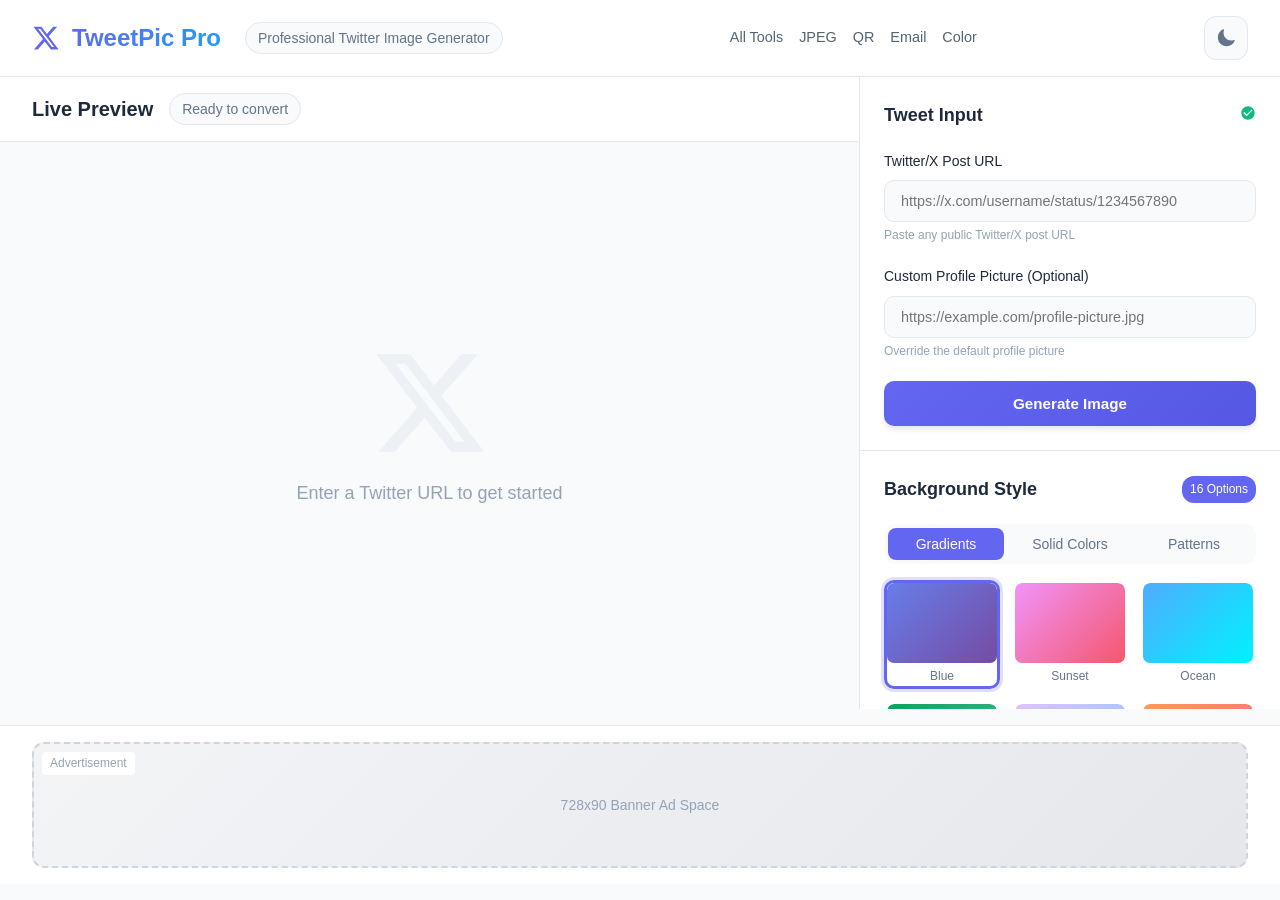
<file: frontend-tools/index.html>
<!DOCTYPE html>
<html lang="en">
<head>
    <meta charset="UTF-8">
    <meta name="viewport" content="width=device-width, initial-scale=1.0">
    <title>TweetPic Pro - Professional Twitter to Image Converter</title>
    <link rel="stylesheet" href="style.css">
</head>
<body>
    <div class="app-container">
        <!-- Professional Header -->
        <header class="app-header">
            <div class="header-content">
                <div class="brand">
                    <div class="logo">
                        <svg width="28" height="28" viewBox="0 0 24 24" fill="currentColor">
                            <path d="M18.244 2.25h3.308l-7.227 8.26 8.502 11.24H16.17l-5.214-6.817L4.99 21.75H1.68l7.73-8.835L1.254 2.25H8.08l4.713 6.231zm-1.161 17.52h1.833L7.084 4.126H5.117z"/>
                        </svg>
                        <span>TweetPic Pro</span>
                    </div>
                    <span class="brand-tag">Professional Twitter Image Generator</span>
                </div>

                <nav class="header-nav" style="display: flex; gap: 1rem; align-items: center; font-size: 0.9rem;">
                    <a href="tools.html" style="color: #536471; text-decoration: none; font-weight: 500; transition: color 0.3s;">All Tools</a>
                    <a href="jpeg-compressor.html" style="color: #536471; text-decoration: none; font-weight: 500; transition: color 0.3s;">JPEG</a>
                    <a href="qr-generator.html" style="color: #536471; text-decoration: none; font-weight: 500; transition: color 0.3s;">QR</a>
                    <a href="email-extractor.html" style="color: #536471; text-decoration: none; font-weight: 500; transition: color 0.3s;">Email</a>
                    <a href="color-palette.html" style="color: #536471; text-decoration: none; font-weight: 500; transition: color 0.3s;">Color</a>
                </nav>

                <div class="header-actions">
                    <button id="theme-toggle" class="theme-toggle" title="Toggle dark mode">
                        <svg class="sun-icon" width="20" height="20" viewBox="0 0 24 24" fill="currentColor">
                            <path d="M12 2.25a.75.75 0 01.75.75v2.25a.75.75 0 01-1.5 0V3a.75.75 0 01.75-.75zM7.5 12a4.5 4.5 0 119 0 4.5 4.5 0 01-9 0zM18.894 6.166a.75.75 0 00-1.06-1.06l-1.591 1.591a.75.75 0 101.06 1.06l1.591-1.591zM21.75 12a.75.75 0 01-.75.75h-2.25a.75.75 0 010-1.5H21a.75.75 0 01.75.75zM17.834 18.894a.75.75 0 001.06-1.06l-1.591-1.591a.75.75 0 10-1.06 1.06l1.591 1.591zM12 18a.75.75 0 01.75.75V21a.75.75 0 01-1.5 0v-2.25A.75.75 0 0112 18zM7.28 17.28a.75.75 0 00-1.06 1.06l1.591 1.591a.75.75 0 101.06-1.06L7.28 17.28zM6 12a.75.75 0 01-.75.75H3a.75.75 0 010-1.5h2.25A.75.75 0 016 12zM6.166 7.106a.75.75 0 00-1.06-1.06L3.515 7.637a.75.75 0 101.06 1.06L6.166 7.106z"/>
                        </svg>
                        <svg class="moon-icon" width="20" height="20" viewBox="0 0 24 24" fill="currentColor" style="display: none;">
                            <path d="M9.528 1.718a.75.75 0 01.162.819A8.97 8.97 0 009 6a9 9 0 009 9 8.97 8.97 0 003.463-.69.75.75 0 01.981.98 10.503 10.503 0 01-9.694 6.46c-5.799 0-10.5-4.701-10.5-10.5 0-4.368 2.667-8.112 6.46-9.694a.75.75 0 01.818.162z"/>
                        </svg>
                    </button>
                </div>
            </div>
        </header>

        <!-- Main Content Area -->
        <div class="main-content">
            <!-- Left Panel - Preview and Download -->
            <div class="preview-panel">
                <div class="panel-header">
                    <div class="panel-header-left">
                        <h2>Live Preview</h2>
                        <span class="preview-status" id="preview-status">Ready to convert</span>
                    </div>
                    <button id="download-btn" class="download-btn" style="display: none;">
                        <svg width="20" height="20" viewBox="0 0 24 24" fill="currentColor">
                            <path d="M19 9h-4V3H9v6H5l7 7 7-7zM5 18v2h14v-2H5z"/>
                        </svg>
                        Download HD Image
                    </button>
                </div>
                
                <div class="canvas-container">
                    <div id="preview-section" class="preview-section" style="display: none;">
                        <div class="preview-wrapper">
                            <div id="tweet-card" class="tweet-card">
                                <!-- Tweet content will be dynamically inserted here -->
                            </div>
                        </div>
                        <div class="download-info">
                            <span>1080x1080px • PNG Format • Optimized for Social Media</span>
                        </div>
                    </div>
                    
                    <div id="empty-state" class="empty-state">
                        <svg width="120" height="120" viewBox="0 0 24 24" fill="currentColor" opacity="0.1">
                            <path d="M18.244 2.25h3.308l-7.227 8.26 8.502 11.24H16.17l-5.214-6.817L4.99 21.75H1.68l7.73-8.835L1.254 2.25H8.08l4.713 6.231zm-1.161 17.52h1.833L7.084 4.126H5.117z"/>
                        </svg>
                        <p>Enter a Twitter URL to get started</p>
                    </div>
                </div>
            </div>

            <!-- Right Panel - Controls -->
            <div class="controls-panel">
                <!-- Input Section -->
                <div class="control-section">
                    <div class="section-header">
                        <h3>Tweet Input</h3>
                        <span class="section-icon">
                            <svg width="16" height="16" viewBox="0 0 24 24" fill="currentColor">
                                <path d="M12 2C6.48 2 2 6.48 2 12s4.48 10 10 10 10-4.48 10-10S17.52 2 12 2zm-2 15l-5-5 1.41-1.41L10 14.17l7.59-7.59L19 8l-9 9z"/>
                            </svg>
                        </span>
                    </div>
                    
                    <div class="input-group">
                        <label for="twitter-url" class="input-label">Twitter/X Post URL</label>
                        <input 
                            type="url" 
                            id="twitter-url" 
                            placeholder="https://x.com/username/status/1234567890" 
                            class="url-input"
                        >
                        <span class="input-helper">Paste any public Twitter/X post URL</span>
                    </div>
                    
                    <div class="input-group">
                        <label for="profile-url" class="input-label">Custom Profile Picture (Optional)</label>
                        <input 
                            type="url" 
                            id="profile-url" 
                            placeholder="https://example.com/profile-picture.jpg" 
                            class="url-input"
                        >
                        <span class="input-helper">Override the default profile picture</span>
                    </div>
                    
                    <button id="convert-btn" class="convert-btn primary-btn">
                        <span class="btn-text">Generate Image</span>
                        <div class="loading-spinner"></div>
                    </button>
                    
                    <div id="error-message" class="error-message"></div>
                </div>

                <!-- Background Selector -->
                <div class="control-section background-section">
                    <div class="section-header">
                        <h3>Background Style</h3>
                        <span class="section-badge">16 Options</span>
                    </div>
                    
                    <div class="background-selector">
                        <div class="bg-tabs">
                            <button class="bg-tab active" data-tab="gradients">Gradients</button>
                            <button class="bg-tab" data-tab="solids">Solid Colors</button>
                            <button class="bg-tab" data-tab="patterns">Patterns</button>
                        </div>
                        
                        <div class="background-options-container">
                            <div class="background-options tab-gradients active">
                                <div class="background-option active" data-bg-type="gradient" data-bg-value="blue-gradient" title="Blue Gradient">
                                    <div class="bg-preview" style="background: linear-gradient(135deg, #667eea 0%, #764ba2 100%)"></div>
                                    <span class="bg-label">Blue</span>
                                </div>
                                <div class="background-option" data-bg-type="gradient" data-bg-value="sunset" title="Sunset">
                                    <div class="bg-preview" style="background: linear-gradient(135deg, #f093fb 0%, #f5576c 100%)"></div>
                                    <span class="bg-label">Sunset</span>
                                </div>
                                <div class="background-option" data-bg-type="gradient" data-bg-value="ocean" title="Ocean">
                                    <div class="bg-preview" style="background: linear-gradient(135deg, #4facfe 0%, #00f2fe 100%)"></div>
                                    <span class="bg-label">Ocean</span>
                                </div>
                                <div class="background-option" data-bg-type="gradient" data-bg-value="forest" title="Forest">
                                    <div class="bg-preview" style="background: linear-gradient(135deg, #0ba360 0%, #3cba92 100%)"></div>
                                    <span class="bg-label">Forest</span>
                                </div>
                                <div class="background-option" data-bg-type="gradient" data-bg-value="aurora" title="Aurora">
                                    <div class="bg-preview" style="background: linear-gradient(135deg, #e0c3fc 0%, #8ec5fc 100%)"></div>
                                    <span class="bg-label">Aurora</span>
                                </div>
                                <div class="background-option" data-bg-type="gradient" data-bg-value="fire" title="Fire">
                                    <div class="bg-preview" style="background: linear-gradient(135deg, #ff9a56 0%, #ff6a88 100%)"></div>
                                    <span class="bg-label">Fire</span>
                                </div>
                            </div>
                            
                            <div class="background-options tab-solids">
                                <div class="background-option" data-bg-type="solid" data-bg-value="#1DA1F2" title="Twitter Blue">
                                    <div class="bg-preview" style="background: #1DA1F2"></div>
                                    <span class="bg-label">Twitter</span>
                                </div>
                                <div class="background-option" data-bg-type="solid" data-bg-value="#000000" title="Black">
                                    <div class="bg-preview" style="background: #000000"></div>
                                    <span class="bg-label">Black</span>
                                </div>
                                <div class="background-option" data-bg-type="solid" data-bg-value="#FFFFFF" title="White">
                                    <div class="bg-preview" style="background: #FFFFFF; border: 1px solid #e1e8ed"></div>
                                    <span class="bg-label">White</span>
                                </div>
                                <div class="background-option" data-bg-type="solid" data-bg-value="#6B46C1" title="Purple">
                                    <div class="bg-preview" style="background: #6B46C1"></div>
                                    <span class="bg-label">Purple</span>
                                </div>
                                <div class="background-option" data-bg-type="solid" data-bg-value="#065F46" title="Dark Green">
                                    <div class="bg-preview" style="background: #065F46"></div>
                                    <span class="bg-label">Green</span>
                                </div>
                                <div class="background-option" data-bg-type="solid" data-bg-value="#1E293B" title="Slate">
                                    <div class="bg-preview" style="background: #1E293B"></div>
                                    <span class="bg-label">Slate</span>
                                </div>
                            </div>
                            
                            <div class="background-options tab-patterns">
                                <div class="background-option" data-bg-type="pattern" data-bg-value="dots" title="Dots Pattern">
                                    <div class="bg-preview pattern-dots"></div>
                                    <span class="bg-label">Dots</span>
                                </div>
                                <div class="background-option" data-bg-type="pattern" data-bg-value="lines" title="Lines Pattern">
                                    <div class="bg-preview pattern-lines"></div>
                                    <span class="bg-label">Lines</span>
                                </div>
                                <div class="background-option" data-bg-type="pattern" data-bg-value="grid" title="Grid Pattern">
                                    <div class="bg-preview pattern-grid"></div>
                                    <span class="bg-label">Grid</span>
                                </div>
                            </div>
                        </div>
                        
                        <div class="custom-color-section">
                            <div class="background-option color-picker-option" data-bg-type="custom" title="Custom Color">
                                <input type="color" id="custom-color" value="#764ba2">
                                <div class="bg-preview" id="custom-preview"></div>
                                <span class="bg-label">Custom</span>
                            </div>
                        </div>
                    </div>
                </div>

                <!-- Sidebar Ad Slot -->
                <div class="ad-slot ad-vertical">
                    <div class="ad-placeholder">
                        <span class="ad-label">Advertisement</span>
                        <div class="ad-content">
                            <p>300x250</p>
                            <p>Medium Rectangle</p>
                        </div>
                    </div>
                </div>
            </div>
        </div>

        <!-- Footer Ad Slot -->
        <div class="ad-slot ad-footer">
            <div class="ad-placeholder">
                <span class="ad-label">Advertisement</span>
                <div class="ad-content">
                    <p>728x90 Banner Ad Space</p>
                </div>
            </div>
        </div>

        <canvas id="canvas" style="display: none;"></canvas>
    </div>

    <script src="main.js"></script>
</body>
</html>
</file>
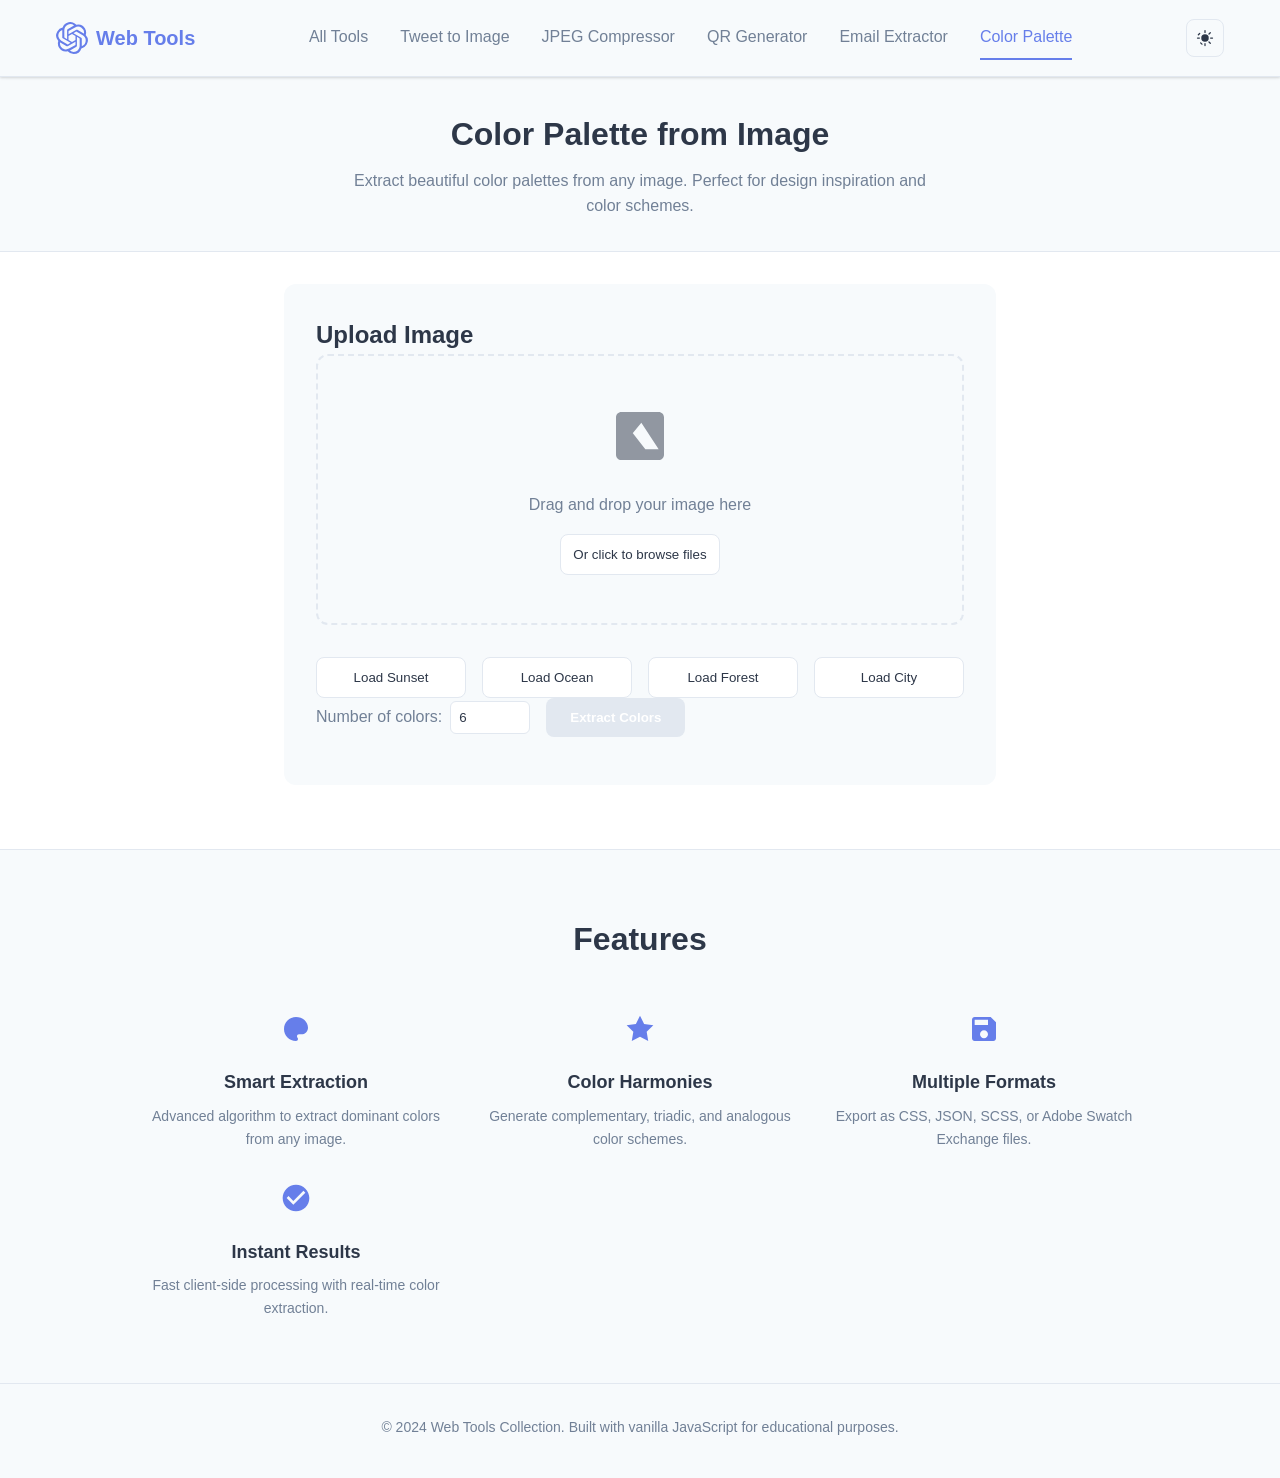
<file: frontend-tools/color-palette.html>
<!DOCTYPE html>
<html lang="en">
<head>
    <meta charset="UTF-8">
    <meta name="viewport" content="width=device-width, initial-scale=1.0">
    <title>Color Palette from Image - Extract Colors from Any Image</title>
    <link rel="stylesheet" href="tools.css">
    <style>
        /* Page-specific styles */
        .palette-container {
            max-width: 1200px;
            margin: 2rem auto;
            padding: 0 1rem;
        }

        .upload-section {
            background: var(--card-bg);
            border-radius: 12px;
            padding: 2rem;
            margin-bottom: 2rem;
        }

        .upload-area {
            border: 2px dashed var(--border-color);
            border-radius: 12px;
            padding: 3rem;
            text-align: center;
            cursor: pointer;
            transition: all 0.3s ease;
            position: relative;
        }

        .upload-area:hover {
            border-color: var(--primary-color);
            background: var(--hover-bg);
        }

        .upload-area.drag-over {
            border-color: var(--primary-color);
            background: var(--hover-bg);
            transform: scale(1.02);
        }

        .upload-area.has-image {
            padding: 1rem;
            cursor: default;
        }

        .upload-icon {
            margin-bottom: 1rem;
            opacity: 0.5;
        }

        .upload-text {
            color: var(--text-secondary);
            margin-bottom: 1rem;
        }

        .file-input {
            display: none;
        }

        .image-preview {
            max-width: 100%;
            max-height: 400px;
            border-radius: 8px;
            display: none;
        }

        .image-preview.active {
            display: block;
            margin: 0 auto;
        }

        .sample-images {
            display: flex;
            gap: 1rem;
            margin-top: 2rem;
            flex-wrap: wrap;
        }

        .sample-btn {
            flex: 1;
            min-width: 150px;
            padding: 0.75rem;
            border: 1px solid var(--border-color);
            background: var(--bg-color);
            border-radius: 8px;
            cursor: pointer;
            transition: all 0.3s ease;
            font-weight: 500;
            color: var(--text-primary);
        }

        .sample-btn:hover {
            background: var(--hover-bg);
            border-color: var(--primary-color);
        }

        .results-section {
            display: none;
        }

        .results-section.active {
            display: block;
        }

        .palette-grid {
            display: grid;
            grid-template-columns: repeat(auto-fit, minmax(200px, 1fr));
            gap: 1.5rem;
            margin-bottom: 2rem;
        }

        .color-card {
            background: var(--card-bg);
            border-radius: 12px;
            overflow: hidden;
            box-shadow: var(--shadow);
            transition: transform 0.3s ease;
            cursor: pointer;
        }

        .color-card:hover {
            transform: translateY(-4px);
            box-shadow: var(--shadow-lg);
        }

        .color-preview {
            height: 120px;
            position: relative;
        }

        .color-percentage {
            position: absolute;
            top: 0.5rem;
            right: 0.5rem;
            background: rgba(0, 0, 0, 0.5);
            color: white;
            padding: 0.25rem 0.5rem;
            border-radius: 4px;
            font-size: 0.875rem;
            font-weight: 600;
        }

        .color-info {
            padding: 1rem;
        }

        .color-name {
            font-weight: 600;
            margin-bottom: 0.5rem;
            color: var(--text-primary);
        }

        .color-values {
            display: flex;
            flex-direction: column;
            gap: 0.25rem;
        }

        .color-value {
            display: flex;
            justify-content: space-between;
            align-items: center;
            font-family: 'Courier New', monospace;
            font-size: 0.875rem;
            padding: 0.25rem;
            border-radius: 4px;
            transition: background 0.3s ease;
        }

        .color-value:hover {
            background: var(--hover-bg);
        }

        .value-label {
            color: var(--text-secondary);
            font-weight: 500;
        }

        .value-text {
            color: var(--text-primary);
        }

        .copy-indicator {
            position: fixed;
            top: 50%;
            left: 50%;
            transform: translate(-50%, -50%);
            background: var(--primary-color);
            color: white;
            padding: 1rem 2rem;
            border-radius: 8px;
            font-weight: 600;
            opacity: 0;
            pointer-events: none;
            transition: opacity 0.3s ease;
            z-index: 1000;
        }

        .copy-indicator.show {
            opacity: 1;
        }

        .export-section {
            background: var(--card-bg);
            border-radius: 12px;
            padding: 2rem;
            margin-bottom: 2rem;
        }

        .export-options {
            display: grid;
            grid-template-columns: repeat(auto-fit, minmax(200px, 1fr));
            gap: 1rem;
            margin-top: 1rem;
        }

        .export-btn {
            padding: 0.75rem;
            border: none;
            border-radius: 8px;
            font-weight: 600;
            cursor: pointer;
            transition: all 0.3s ease;
            display: flex;
            align-items: center;
            justify-content: center;
            gap: 0.5rem;
        }

        .export-btn.primary {
            background: var(--primary-color);
            color: white;
        }

        .export-btn.secondary {
            background: var(--border-color);
            color: var(--text-primary);
        }

        .export-btn:hover {
            transform: translateY(-2px);
        }

        .variations-section {
            background: var(--card-bg);
            border-radius: 12px;
            padding: 2rem;
        }

        .variations-grid {
            display: grid;
            grid-template-columns: repeat(auto-fill, minmax(60px, 1fr));
            gap: 0.5rem;
            margin-top: 1rem;
        }

        .variation-swatch {
            aspect-ratio: 1;
            border-radius: 8px;
            cursor: pointer;
            transition: transform 0.3s ease;
            position: relative;
        }

        .variation-swatch:hover {
            transform: scale(1.1);
        }

        .variation-label {
            position: absolute;
            bottom: 0;
            left: 0;
            right: 0;
            background: rgba(0, 0, 0, 0.5);
            color: white;
            text-align: center;
            padding: 0.125rem;
            font-size: 0.625rem;
            border-radius: 0 0 8px 8px;
        }

        .controls-row {
            display: flex;
            gap: 1rem;
            margin-bottom: 1rem;
            flex-wrap: wrap;
        }

        .control-group {
            display: flex;
            align-items: center;
            gap: 0.5rem;
        }

        .control-label {
            font-weight: 500;
            color: var(--text-secondary);
        }

        .control-input {
            width: 80px;
            padding: 0.5rem;
            border: 1px solid var(--border-color);
            border-radius: 6px;
            background: var(--bg-color);
            color: var(--text-primary);
        }

        .extract-btn {
            padding: 0.75rem 1.5rem;
            background: var(--primary-color);
            color: white;
            border: none;
            border-radius: 8px;
            font-weight: 600;
            cursor: pointer;
            transition: background 0.3s ease;
        }

        .extract-btn:hover {
            background: var(--primary-hover);
        }

        .extract-btn:disabled {
            background: var(--border-color);
            cursor: not-allowed;
        }

        canvas {
            display: none;
        }

        .harmonies-section {
            background: var(--card-bg);
            border-radius: 12px;
            padding: 2rem;
            margin-bottom: 2rem;
        }

        .harmony-group {
            margin-bottom: 1.5rem;
        }

        .harmony-title {
            font-weight: 600;
            margin-bottom: 0.5rem;
            color: var(--text-primary);
        }

        .harmony-colors {
            display: flex;
            gap: 0.5rem;
        }

        .harmony-swatch {
            width: 50px;
            height: 50px;
            border-radius: 8px;
            cursor: pointer;
            transition: transform 0.3s ease;
        }

        .harmony-swatch:hover {
            transform: scale(1.1);
        }
    </style>
</head>
<body>
    <div class="site-container">
        <!-- Header -->
        <header class="site-header">
            <div class="header-content">
                <div class="logo">
                    <svg width="32" height="32" viewBox="0 0 24 24" fill="currentColor">
                        <path d="M22.2819 9.8211a5.9847 5.9847 0 0 0-.5157-4.9108 6.0462 6.0462 0 0 0-6.5098-2.9A6.0651 6.0651 0 0 0 4.9807 4.1818a5.9847 5.9847 0 0 0-3.9977 2.9 6.0462 6.0462 0 0 0 .7427 7.0966 5.98 5.98 0 0 0 .511 4.9107 6.051 6.051 0 0 0 6.5146 2.9001A5.9847 5.9847 0 0 0 13.2599 24a6.0557 6.0557 0 0 0 5.7718-4.2058 5.9894 5.9894 0 0 0 3.9977-2.9001 6.0557 6.0557 0 0 0-.7475-7.0729zm-9.022 12.6081a4.4755 4.4755 0 0 1-2.8764-1.0408l.1419-.0804 4.7783-2.7582a.7948.7948 0 0 0 .3927-.6813v-6.7369l2.02 1.1686a.071.071 0 0 1 .038.052v5.5826a4.504 4.504 0 0 1-4.4945 4.4944zm-9.6607-4.1254a4.4708 4.4708 0 0 1-.5346-3.0137l.142.0852 4.783 2.7582a.7712.7712 0 0 0 .7806 0l5.8428-3.3685v2.3324a.0804.0804 0 0 1-.0332.0615L9.74 19.9502a4.4992 4.4992 0 0 1-6.1408-1.6464zM2.3408 7.8956a4.485 4.485 0 0 1 2.3655-1.9728V11.6a.7664.7664 0 0 0 .3879.6765l5.8144 3.3543-2.0201 1.1685a.0757.0757 0 0 1-.071 0l-4.8303-2.7865A4.504 4.504 0 0 1 2.3408 7.8956zm16.5963 3.8558L13.1038 8.364 15.1192 7.2a.0757.0757 0 0 1 .071 0l4.8303 2.7913a4.4944 4.4944 0 0 1-.6765 8.1042v-5.6772a.79.79 0 0 0-.4069-.6794zm2.0107-3.0231l-.142-.0852-4.7735-2.7818a.7759.7759 0 0 0-.7854 0L9.409 9.2297V6.8974a.0662.0662 0 0 1 .0284-.0615l4.8351-2.8036a4.4992 4.4992 0 0 1 6.6802 4.66zM8.3065 12.863l-2.02-1.1638a.0804.0804 0 0 1-.038-.0567V6.0742a4.4992 4.4992 0 0 1 7.3757-3.4537l-.142.0805L8.704 5.459a.7948.7948 0 0 0-.3927.6813zm1.0976-2.3654l2.602-1.4998 2.6069 1.4998v2.9994l-2.5974 1.4997-2.6067-1.4997Z"/>
                    </svg>
                    <span>Web Tools</span>
                </div>
                <nav class="main-nav">
                    <a href="tools.html" class="nav-link">All Tools</a>
                    <a href="index.html" class="nav-link">Tweet to Image</a>
                    <a href="jpeg-compressor.html" class="nav-link">JPEG Compressor</a>
                    <a href="qr-generator.html" class="nav-link">QR Generator</a>
                    <a href="email-extractor.html" class="nav-link">Email Extractor</a>
                    <a href="color-palette.html" class="nav-link active">Color Palette</a>
                </nav>
                <button id="theme-toggle" class="theme-toggle" title="Toggle dark mode">
                    <svg class="sun-icon" width="20" height="20" viewBox="0 0 24 24" fill="currentColor">
                        <path d="M12 2.25a.75.75 0 01.75.75v2.25a.75.75 0 01-1.5 0V3a.75.75 0 01.75-.75zM7.5 12a4.5 4.5 0 119 0 4.5 4.5 0 01-9 0zM18.894 6.166a.75.75 0 00-1.06-1.06l-1.591 1.591a.75.75 0 101.06 1.06l1.591-1.591zM21.75 12a.75.75 0 01-.75.75h-2.25a.75.75 0 010-1.5H21a.75.75 0 01.75.75zM17.834 18.894a.75.75 0 001.06-1.06l-1.591-1.591a.75.75 0 10-1.06 1.06l1.591 1.591zM12 18a.75.75 0 01.75.75V21a.75.75 0 01-1.5 0v-2.25A.75.75 0 0112 18zM7.28 17.28a.75.75 0 00-1.06 1.06l1.591 1.591a.75.75 0 101.06-1.06L7.28 17.28zM6 12a.75.75 0 01-.75.75H3a.75.75 0 010-1.5h2.25A.75.75 0 016 12zM6.166 7.106a.75.75 0 00-1.06-1.06L3.515 7.637a.75.75 0 101.06 1.06L6.166 7.106z"/>
                    </svg>
                    <svg class="moon-icon" width="20" height="20" viewBox="0 0 24 24" fill="currentColor" style="display: none;">
                        <path d="M9.528 1.718a.75.75 0 01.162.819A8.97 8.97 0 009 6a9 9 0 009 9 8.97 8.97 0 003.463-.69.75.75 0 01.981.98 10.503 10.503 0 01-9.694 6.46c-5.799 0-10.5-4.701-10.5-10.5 0-4.368 2.667-8.112 6.46-9.694a.75.75 0 01.818.162z"/>
                    </svg>
                </button>
            </div>
        </header>

        <!-- Page Header -->
        <div class="page-header">
            <h1>Color Palette from Image</h1>
            <p>Extract beautiful color palettes from any image. Perfect for design inspiration and color schemes.</p>
        </div>

        <!-- Main Content -->
        <div class="palette-container">
            <!-- Upload Section -->
            <div class="upload-section">
                <h2>Upload Image</h2>

                <div class="upload-area" id="upload-area">
                    <svg class="upload-icon" width="64" height="64" viewBox="0 0 24 24" fill="currentColor">
                        <path d="M19 3H5c-1.1 0-2 .9-2 2v14c0 1.1.9 2 2 2h14c1.1 0 2-.9 2-2V5c0-1.1-.9-2-2-2zm-5 14l-7-9 2.25 3 3.25-4L19 17H14z"/>
                    </svg>
                    <p class="upload-text">Drag and drop your image here</p>
                    <button class="sample-btn">Or click to browse files</button>
                    <input type="file" id="file-input" class="file-input" accept="image/*">
                    <img id="image-preview" class="image-preview" alt="Uploaded image">
                </div>

                <div class="sample-images">
                    <button class="sample-btn" data-sample="sunset">Load Sunset</button>
                    <button class="sample-btn" data-sample="ocean">Load Ocean</button>
                    <button class="sample-btn" data-sample="forest">Load Forest</button>
                    <button class="sample-btn" data-sample="city">Load City</button>
                </div>

                <div class="controls-row">
                    <div class="control-group">
                        <label class="control-label">Number of colors:</label>
                        <input type="number" id="color-count" class="control-input" min="2" max="12" value="6">
                    </div>
                    <button class="extract-btn" id="extract-btn" disabled>Extract Colors</button>
                </div>
            </div>

            <!-- Results Section -->
            <div class="results-section" id="results-section">
                <!-- Extracted Palette -->
                <div class="export-section">
                    <h2>Extracted Palette</h2>
                    <div class="palette-grid" id="palette-grid">
                        <!-- Color cards will be inserted here -->
                    </div>
                </div>

                <!-- Color Harmonies -->
                <div class="harmonies-section" id="harmonies-section">
                    <h2>Color Harmonies</h2>
                    <div id="harmonies-content">
                        <!-- Harmony suggestions will be inserted here -->
                    </div>
                </div>

                <!-- Variations -->
                <div class="variations-section">
                    <h2>Color Variations</h2>
                    <p style="color: var(--text-secondary); margin-bottom: 1rem;">Click any color above to see its variations</p>
                    <div class="variations-grid" id="variations-grid">
                        <!-- Variations will be inserted here -->
                    </div>
                </div>

                <!-- Export Options -->
                <div class="export-section">
                    <h2>Export Palette</h2>
                    <div class="export-options">
                        <button class="export-btn primary" id="copy-css-btn">
                            <svg width="20" height="20" viewBox="0 0 24 24" fill="currentColor">
                                <path d="M16 1H4c-1.1 0-2 .9-2 2v14h2V3h12V1zm3 4H8c-1.1 0-2 .9-2 2v14c0 1.1.9 2 2 2h11c1.1 0 2-.9 2-2V7c0-1.1-.9-2-2-2zm0 16H8V7h11v14z"/>
                            </svg>
                            Copy as CSS
                        </button>
                        <button class="export-btn secondary" id="copy-hex-btn">
                            <svg width="20" height="20" viewBox="0 0 24 24" fill="currentColor">
                                <path d="M16 1H4c-1.1 0-2 .9-2 2v14h2V3h12V1zm3 4H8c-1.1 0-2 .9-2 2v14c0 1.1.9 2 2 2h11c1.1 0 2-.9 2-2V7c0-1.1-.9-2-2-2zm0 16H8V7h11v14z"/>
                            </svg>
                            Copy HEX Values
                        </button>
                        <button class="export-btn secondary" id="download-json-btn">
                            <svg width="20" height="20" viewBox="0 0 24 24" fill="currentColor">
                                <path d="M19 9h-4V3H9v6H5l7 7 7-7zM5 18v2h14v-2H5z"/>
                            </svg>
                            Download JSON
                        </button>
                        <button class="export-btn secondary" id="download-scss-btn">
                            <svg width="20" height="20" viewBox="0 0 24 24" fill="currentColor">
                                <path d="M19 9h-4V3H9v6H5l7 7 7-7zM5 18v2h14v-2H5z"/>
                            </svg>
                            Download SCSS
                        </button>
                        <button class="export-btn secondary" id="download-ase-btn">
                            <svg width="20" height="20" viewBox="0 0 24 24" fill="currentColor">
                                <path d="M19 9h-4V3H9v6H5l7 7 7-7zM5 18v2h14v-2H5z"/>
                            </svg>
                            Download ASE
                        </button>
                        <button class="export-btn secondary" id="save-image-btn">
                            <svg width="20" height="20" viewBox="0 0 24 24" fill="currentColor">
                                <path d="M21 19V5c0-1.1-.9-2-2-2H5c-1.1 0-2 .9-2 2v14c0 1.1.9 2 2 2h14c1.1 0 2-.9 2-2zM8.5 13.5l2.5 3.01L14.5 12l4.5 6H5l3.5-4.5z"/>
                            </svg>
                            Save as Image
                        </button>
                    </div>
                </div>
            </div>
        </div>

        <!-- Copy Indicator -->
        <div class="copy-indicator" id="copy-indicator">Copied to clipboard!</div>

        <!-- Hidden Canvas for Image Processing -->
        <canvas id="canvas"></canvas>

        <!-- Features Section -->
        <section class="features-section">
            <h2>Features</h2>
            <div class="features-grid">
                <div class="feature">
                    <svg width="32" height="32" viewBox="0 0 24 24" fill="currentColor">
                        <path d="M12 3c-4.97 0-9 4.03-9 9s4.03 9 9 9c.83 0 1.5-.67 1.5-1.5 0-.39-.15-.74-.39-1.01-.23-.26-.38-.61-.38-.99 0-.83.67-1.5 1.5-1.5H16c2.76 0 5-2.24 5-5 0-4.42-4.03-8-9-8z"/>
                    </svg>
                    <h3>Smart Extraction</h3>
                    <p>Advanced algorithm to extract dominant colors from any image.</p>
                </div>
                <div class="feature">
                    <svg width="32" height="32" viewBox="0 0 24 24" fill="currentColor">
                        <path d="M12 2l3.09 6.26L22 9.27l-5 4.87 1.18 6.88L12 17.77l-6.18 3.25L7 14.14 2 9.27l6.91-1.01L12 2z"/>
                    </svg>
                    <h3>Color Harmonies</h3>
                    <p>Generate complementary, triadic, and analogous color schemes.</p>
                </div>
                <div class="feature">
                    <svg width="32" height="32" viewBox="0 0 24 24" fill="currentColor">
                        <path d="M17 3H5c-1.11 0-2 .9-2 2v14c0 1.1.89 2 2 2h14c1.1 0 2-.9 2-2V7l-4-4zm-5 16c-1.66 0-3-1.34-3-3s1.34-3 3-3 3 1.34 3 3-1.34 3-3 3zm3-10H5V5h10v4z"/>
                    </svg>
                    <h3>Multiple Formats</h3>
                    <p>Export as CSS, JSON, SCSS, or Adobe Swatch Exchange files.</p>
                </div>
                <div class="feature">
                    <svg width="32" height="32" viewBox="0 0 24 24" fill="currentColor">
                        <path d="M12 2C6.48 2 2 6.48 2 12s4.48 10 10 10 10-4.48 10-10S17.52 2 12 2zm-2 15l-5-5 1.41-1.41L10 14.17l7.59-7.59L19 8l-9 9z"/>
                    </svg>
                    <h3>Instant Results</h3>
                    <p>Fast client-side processing with real-time color extraction.</p>
                </div>
            </div>
        </section>

        <!-- Footer -->
        <footer class="site-footer">
            <div class="footer-content">
                <p>&copy; 2024 Web Tools Collection. Built with vanilla JavaScript for educational purposes.</p>
            </div>
        </footer>
    </div>

    <script src="color-palette.js"></script>
</body>
</html>
</file>
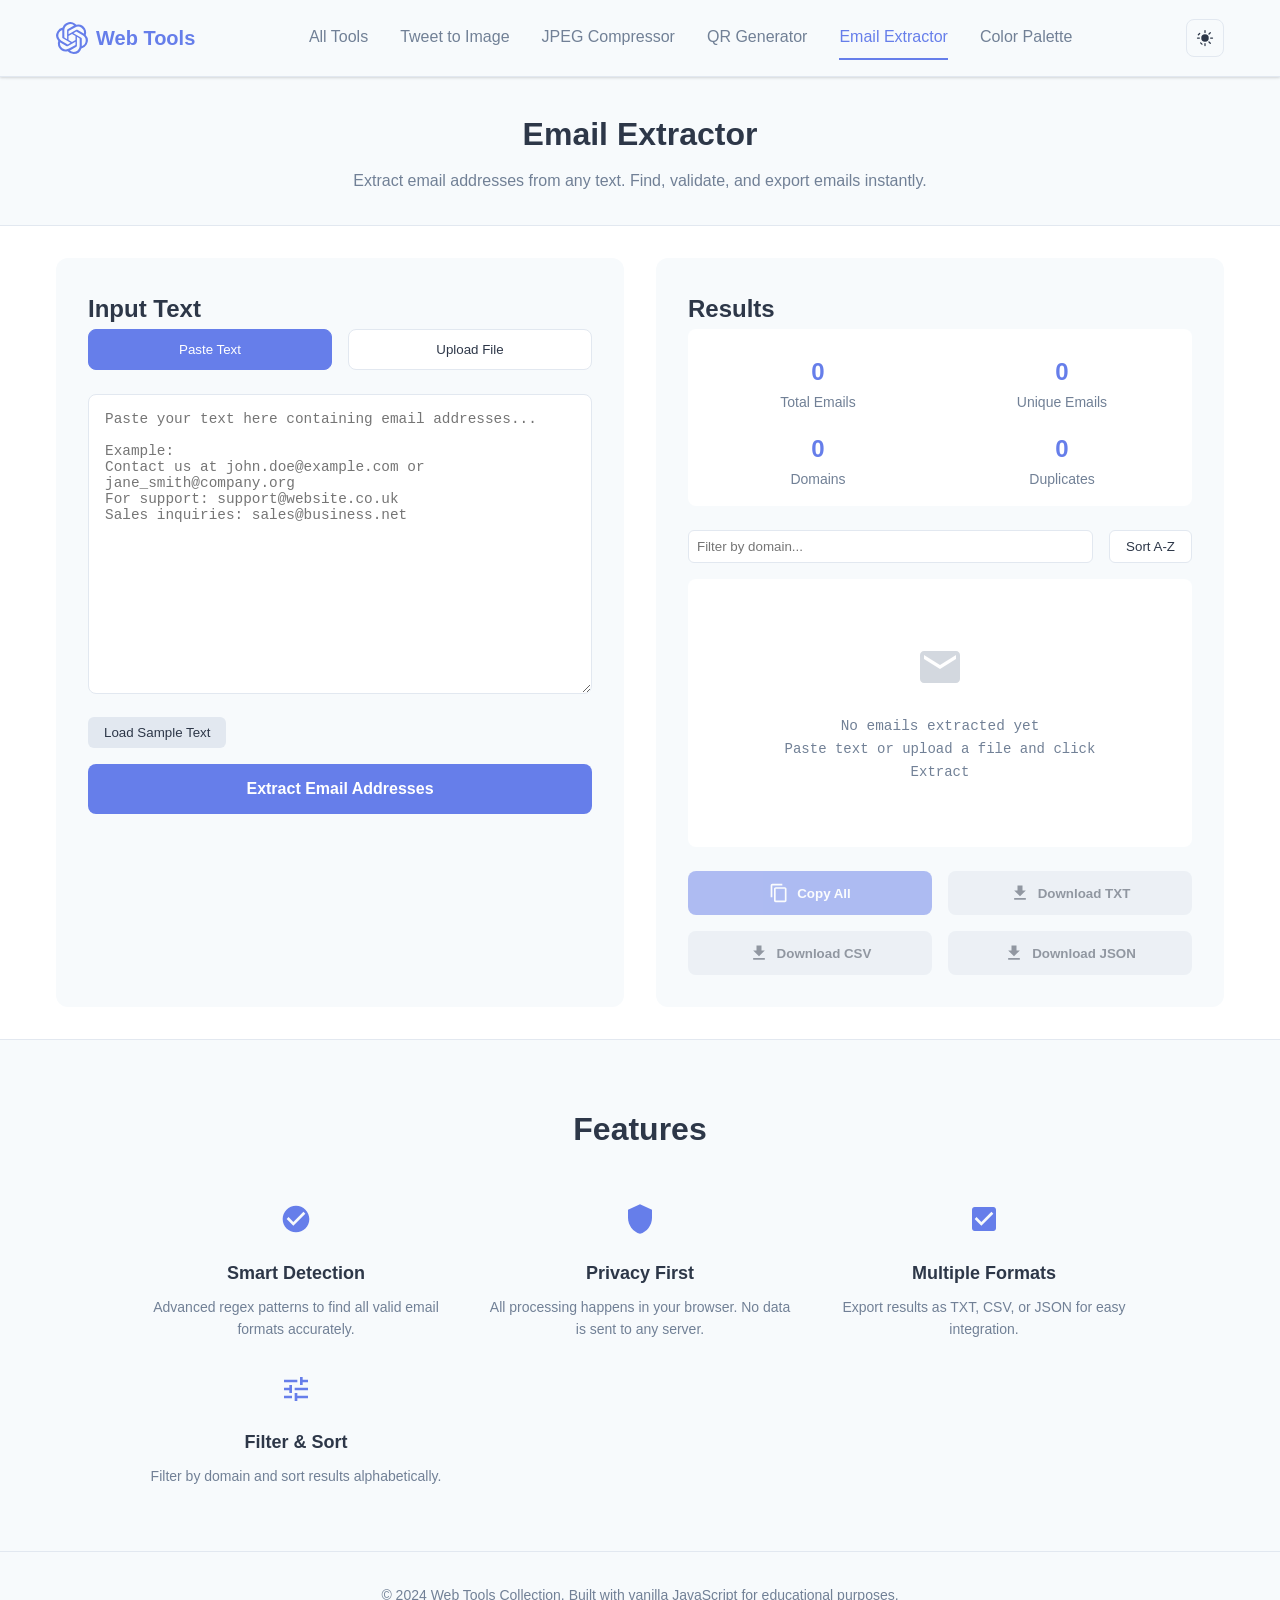
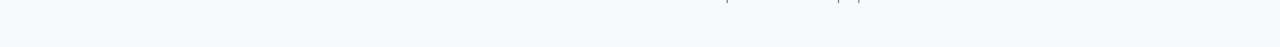
<file: frontend-tools/email-extractor.html>
<!DOCTYPE html>
<html lang="en">
<head>
    <meta charset="UTF-8">
    <meta name="viewport" content="width=device-width, initial-scale=1.0">
    <title>Email Extractor - Extract Email Addresses from Text</title>
    <link rel="stylesheet" href="tools.css">
    <style>
        /* Page-specific styles */
        .extractor-container {
            max-width: 1200px;
            margin: 2rem auto;
            padding: 0 1rem;
            display: grid;
            grid-template-columns: 1fr 1fr;
            gap: 2rem;
        }

        @media (max-width: 768px) {
            .extractor-container {
                grid-template-columns: 1fr;
            }
        }

        .input-panel, .output-panel {
            background: var(--card-bg);
            border-radius: 12px;
            padding: 2rem;
        }

        .input-methods {
            display: flex;
            gap: 1rem;
            margin-bottom: 1.5rem;
        }

        .method-btn {
            flex: 1;
            padding: 0.75rem;
            border: 1px solid var(--border-color);
            background: var(--bg-color);
            border-radius: 8px;
            cursor: pointer;
            transition: all 0.3s ease;
            font-weight: 500;
            color: var(--text-primary);
        }

        .method-btn:hover {
            background: var(--hover-bg);
        }

        .method-btn.active {
            background: var(--primary-color);
            color: white;
            border-color: var(--primary-color);
        }

        .text-input {
            width: 100%;
            min-height: 300px;
            padding: 1rem;
            border: 1px solid var(--border-color);
            border-radius: 8px;
            font-family: 'Courier New', monospace;
            font-size: 0.9rem;
            resize: vertical;
            background: var(--bg-color);
            color: var(--text-primary);
        }

        .file-upload-area {
            display: none;
            border: 2px dashed var(--border-color);
            border-radius: 8px;
            padding: 3rem;
            text-align: center;
            cursor: pointer;
            transition: all 0.3s ease;
        }

        .file-upload-area.active {
            display: block;
        }

        .file-upload-area:hover {
            border-color: var(--primary-color);
            background: var(--hover-bg);
        }

        .file-upload-area.drag-over {
            border-color: var(--primary-color);
            background: var(--hover-bg);
        }

        .extract-btn {
            width: 100%;
            padding: 1rem;
            background: var(--primary-color);
            color: white;
            border: none;
            border-radius: 8px;
            font-size: 1rem;
            font-weight: 600;
            cursor: pointer;
            transition: background 0.3s ease;
            margin-top: 1rem;
        }

        .extract-btn:hover {
            background: var(--primary-hover);
        }

        .extract-btn:disabled {
            background: var(--border-color);
            cursor: not-allowed;
        }

        .stats-card {
            background: var(--bg-color);
            border-radius: 8px;
            padding: 1rem;
            margin-bottom: 1.5rem;
        }

        .stats-grid {
            display: grid;
            grid-template-columns: 1fr 1fr;
            gap: 1rem;
            margin-top: 0.5rem;
        }

        .stat-item {
            text-align: center;
        }

        .stat-value {
            font-size: 1.5rem;
            font-weight: 700;
            color: var(--primary-color);
        }

        .stat-label {
            font-size: 0.875rem;
            color: var(--text-secondary);
        }

        .filter-controls {
            display: flex;
            gap: 1rem;
            margin-bottom: 1rem;
        }

        .filter-input {
            flex: 1;
            padding: 0.5rem;
            border: 1px solid var(--border-color);
            border-radius: 6px;
            background: var(--bg-color);
            color: var(--text-primary);
        }

        .sort-btn {
            padding: 0.5rem 1rem;
            border: 1px solid var(--border-color);
            background: var(--bg-color);
            border-radius: 6px;
            cursor: pointer;
            transition: all 0.3s ease;
            color: var(--text-primary);
        }

        .sort-btn:hover {
            background: var(--hover-bg);
        }

        .emails-list {
            background: var(--bg-color);
            border-radius: 8px;
            padding: 1rem;
            max-height: 300px;
            overflow-y: auto;
            font-family: 'Courier New', monospace;
            font-size: 0.9rem;
        }

        .email-item {
            padding: 0.5rem;
            border-bottom: 1px solid var(--border-color);
            display: flex;
            justify-content: space-between;
            align-items: center;
        }

        .email-item:last-child {
            border-bottom: none;
        }

        .email-item:hover {
            background: var(--hover-bg);
        }

        .email-text {
            flex: 1;
            word-break: break-all;
        }

        .copy-btn {
            padding: 0.25rem 0.5rem;
            background: var(--primary-color);
            color: white;
            border: none;
            border-radius: 4px;
            font-size: 0.75rem;
            cursor: pointer;
            opacity: 0;
            transition: opacity 0.3s ease;
        }

        .email-item:hover .copy-btn {
            opacity: 1;
        }

        .export-buttons {
            display: grid;
            grid-template-columns: 1fr 1fr;
            gap: 1rem;
            margin-top: 1.5rem;
        }

        .export-btn {
            padding: 0.75rem;
            border: none;
            border-radius: 8px;
            font-weight: 600;
            cursor: pointer;
            transition: all 0.3s ease;
            display: flex;
            align-items: center;
            justify-content: center;
            gap: 0.5rem;
        }

        .export-btn.primary {
            background: var(--primary-color);
            color: white;
        }

        .export-btn.secondary {
            background: var(--border-color);
            color: var(--text-primary);
        }

        .export-btn:hover {
            transform: translateY(-2px);
        }

        .export-btn:disabled {
            opacity: 0.5;
            cursor: not-allowed;
            transform: none;
        }

        .domains-breakdown {
            background: var(--bg-color);
            border-radius: 8px;
            padding: 1rem;
            margin-top: 1rem;
        }

        .domain-item {
            display: flex;
            justify-content: space-between;
            padding: 0.5rem;
            border-bottom: 1px solid var(--border-color);
        }

        .domain-item:last-child {
            border-bottom: none;
        }

        .domain-name {
            font-weight: 500;
        }

        .domain-count {
            background: var(--primary-color);
            color: white;
            padding: 0.125rem 0.5rem;
            border-radius: 12px;
            font-size: 0.875rem;
        }

        .empty-state {
            text-align: center;
            padding: 3rem;
            color: var(--text-secondary);
        }

        .empty-state svg {
            opacity: 0.3;
            margin-bottom: 1rem;
        }

        .sample-text-btn {
            margin-top: 1rem;
            padding: 0.5rem 1rem;
            background: var(--border-color);
            color: var(--text-primary);
            border: none;
            border-radius: 6px;
            cursor: pointer;
            transition: all 0.3s ease;
        }

        .sample-text-btn:hover {
            background: var(--hover-bg);
        }
    </style>
</head>
<body>
    <div class="site-container">
        <!-- Header -->
        <header class="site-header">
            <div class="header-content">
                <div class="logo">
                    <svg width="32" height="32" viewBox="0 0 24 24" fill="currentColor">
                        <path d="M22.2819 9.8211a5.9847 5.9847 0 0 0-.5157-4.9108 6.0462 6.0462 0 0 0-6.5098-2.9A6.0651 6.0651 0 0 0 4.9807 4.1818a5.9847 5.9847 0 0 0-3.9977 2.9 6.0462 6.0462 0 0 0 .7427 7.0966 5.98 5.98 0 0 0 .511 4.9107 6.051 6.051 0 0 0 6.5146 2.9001A5.9847 5.9847 0 0 0 13.2599 24a6.0557 6.0557 0 0 0 5.7718-4.2058 5.9894 5.9894 0 0 0 3.9977-2.9001 6.0557 6.0557 0 0 0-.7475-7.0729zm-9.022 12.6081a4.4755 4.4755 0 0 1-2.8764-1.0408l.1419-.0804 4.7783-2.7582a.7948.7948 0 0 0 .3927-.6813v-6.7369l2.02 1.1686a.071.071 0 0 1 .038.052v5.5826a4.504 4.504 0 0 1-4.4945 4.4944zm-9.6607-4.1254a4.4708 4.4708 0 0 1-.5346-3.0137l.142.0852 4.783 2.7582a.7712.7712 0 0 0 .7806 0l5.8428-3.3685v2.3324a.0804.0804 0 0 1-.0332.0615L9.74 19.9502a4.4992 4.4992 0 0 1-6.1408-1.6464zM2.3408 7.8956a4.485 4.485 0 0 1 2.3655-1.9728V11.6a.7664.7664 0 0 0 .3879.6765l5.8144 3.3543-2.0201 1.1685a.0757.0757 0 0 1-.071 0l-4.8303-2.7865A4.504 4.504 0 0 1 2.3408 7.8956zm16.5963 3.8558L13.1038 8.364 15.1192 7.2a.0757.0757 0 0 1 .071 0l4.8303 2.7913a4.4944 4.4944 0 0 1-.6765 8.1042v-5.6772a.79.79 0 0 0-.4069-.6794zm2.0107-3.0231l-.142-.0852-4.7735-2.7818a.7759.7759 0 0 0-.7854 0L9.409 9.2297V6.8974a.0662.0662 0 0 1 .0284-.0615l4.8351-2.8036a4.4992 4.4992 0 0 1 6.6802 4.66zM8.3065 12.863l-2.02-1.1638a.0804.0804 0 0 1-.038-.0567V6.0742a4.4992 4.4992 0 0 1 7.3757-3.4537l-.142.0805L8.704 5.459a.7948.7948 0 0 0-.3927.6813zm1.0976-2.3654l2.602-1.4998 2.6069 1.4998v2.9994l-2.5974 1.4997-2.6067-1.4997Z"/>
                    </svg>
                    <span>Web Tools</span>
                </div>
                <nav class="main-nav">
                    <a href="tools.html" class="nav-link">All Tools</a>
                    <a href="index.html" class="nav-link">Tweet to Image</a>
                    <a href="jpeg-compressor.html" class="nav-link">JPEG Compressor</a>
                    <a href="qr-generator.html" class="nav-link">QR Generator</a>
                    <a href="email-extractor.html" class="nav-link active">Email Extractor</a>
                    <a href="color-palette.html" class="nav-link">Color Palette</a>
                </nav>
                <button id="theme-toggle" class="theme-toggle" title="Toggle dark mode">
                    <svg class="sun-icon" width="20" height="20" viewBox="0 0 24 24" fill="currentColor">
                        <path d="M12 2.25a.75.75 0 01.75.75v2.25a.75.75 0 01-1.5 0V3a.75.75 0 01.75-.75zM7.5 12a4.5 4.5 0 119 0 4.5 4.5 0 01-9 0zM18.894 6.166a.75.75 0 00-1.06-1.06l-1.591 1.591a.75.75 0 101.06 1.06l1.591-1.591zM21.75 12a.75.75 0 01-.75.75h-2.25a.75.75 0 010-1.5H21a.75.75 0 01.75.75zM17.834 18.894a.75.75 0 001.06-1.06l-1.591-1.591a.75.75 0 10-1.06 1.06l1.591 1.591zM12 18a.75.75 0 01.75.75V21a.75.75 0 01-1.5 0v-2.25A.75.75 0 0112 18zM7.28 17.28a.75.75 0 00-1.06 1.06l1.591 1.591a.75.75 0 101.06-1.06L7.28 17.28zM6 12a.75.75 0 01-.75.75H3a.75.75 0 010-1.5h2.25A.75.75 0 016 12zM6.166 7.106a.75.75 0 00-1.06-1.06L3.515 7.637a.75.75 0 101.06 1.06L6.166 7.106z"/>
                    </svg>
                    <svg class="moon-icon" width="20" height="20" viewBox="0 0 24 24" fill="currentColor" style="display: none;">
                        <path d="M9.528 1.718a.75.75 0 01.162.819A8.97 8.97 0 009 6a9 9 0 009 9 8.97 8.97 0 003.463-.69.75.75 0 01.981.98 10.503 10.503 0 01-9.694 6.46c-5.799 0-10.5-4.701-10.5-10.5 0-4.368 2.667-8.112 6.46-9.694a.75.75 0 01.818.162z"/>
                    </svg>
                </button>
            </div>
        </header>

        <!-- Page Header -->
        <div class="page-header">
            <h1>Email Extractor</h1>
            <p>Extract email addresses from any text. Find, validate, and export emails instantly.</p>
        </div>

        <!-- Main Content -->
        <div class="extractor-container">
            <!-- Input Panel -->
            <div class="input-panel">
                <h2>Input Text</h2>

                <div class="input-methods">
                    <button class="method-btn active" data-method="text">Paste Text</button>
                    <button class="method-btn" data-method="file">Upload File</button>
                </div>

                <div id="text-input-area">
                    <textarea id="text-input" class="text-input" placeholder="Paste your text here containing email addresses...

Example:
Contact us at john.doe@example.com or jane_smith@company.org
For support: support@website.co.uk
Sales inquiries: sales@business.net"></textarea>
                    <button class="sample-text-btn" id="load-sample">Load Sample Text</button>
                </div>

                <div id="file-upload-area" class="file-upload-area">
                    <svg width="48" height="48" viewBox="0 0 24 24" fill="currentColor" style="opacity: 0.3;">
                        <path d="M14 2H6c-1.1 0-1.99.9-1.99 2L4 20c0 1.1.89 2 1.99 2H18c1.1 0 2-.9 2-2V8l-6-6zm2 16H8v-2h8v2zm0-4H8v-2h8v2zm-3-5V3.5L18.5 9H13z"/>
                    </svg>
                    <p>Drop your file here or click to browse</p>
                    <p style="font-size: 0.875rem; color: var(--text-secondary); margin-top: 0.5rem;">Supported: TXT, CSV, HTML, DOC, PDF</p>
                    <input type="file" id="file-input" style="display: none;" accept=".txt,.csv,.html,.htm,.doc,.docx,.pdf">
                </div>

                <button class="extract-btn" id="extract-btn">
                    <span>Extract Email Addresses</span>
                </button>
            </div>

            <!-- Output Panel -->
            <div class="output-panel">
                <h2>Results</h2>

                <!-- Stats -->
                <div class="stats-card">
                    <div class="stats-grid">
                        <div class="stat-item">
                            <div class="stat-value" id="total-emails">0</div>
                            <div class="stat-label">Total Emails</div>
                        </div>
                        <div class="stat-item">
                            <div class="stat-value" id="unique-emails">0</div>
                            <div class="stat-label">Unique Emails</div>
                        </div>
                        <div class="stat-item">
                            <div class="stat-value" id="total-domains">0</div>
                            <div class="stat-label">Domains</div>
                        </div>
                        <div class="stat-item">
                            <div class="stat-value" id="duplicates">0</div>
                            <div class="stat-label">Duplicates</div>
                        </div>
                    </div>
                </div>

                <!-- Filter and Sort -->
                <div class="filter-controls">
                    <input type="text" class="filter-input" id="filter-input" placeholder="Filter by domain...">
                    <button class="sort-btn" id="sort-btn">
                        <span>Sort A-Z</span>
                    </button>
                </div>

                <!-- Emails List -->
                <div class="emails-list" id="emails-list">
                    <div class="empty-state">
                        <svg width="48" height="48" viewBox="0 0 24 24" fill="currentColor">
                            <path d="M20 4H4c-1.1 0-1.99.9-1.99 2L2 18c0 1.1.9 2 2 2h16c1.1 0 2-.9 2-2V6c0-1.1-.9-2-2-2zm0 4l-8 5-8-5V6l8 5 8-5v2z"/>
                        </svg>
                        <p>No emails extracted yet</p>
                        <p style="font-size: 0.875rem;">Paste text or upload a file and click Extract</p>
                    </div>
                </div>

                <!-- Domain Breakdown -->
                <div class="domains-breakdown" id="domains-breakdown" style="display: none;">
                    <h3 style="margin-bottom: 1rem;">Domain Breakdown</h3>
                    <div id="domains-list"></div>
                </div>

                <!-- Export Buttons -->
                <div class="export-buttons">
                    <button class="export-btn primary" id="copy-all-btn" disabled>
                        <svg width="20" height="20" viewBox="0 0 24 24" fill="currentColor">
                            <path d="M16 1H4c-1.1 0-2 .9-2 2v14h2V3h12V1zm3 4H8c-1.1 0-2 .9-2 2v14c0 1.1.9 2 2 2h11c1.1 0 2-.9 2-2V7c0-1.1-.9-2-2-2zm0 16H8V7h11v14z"/>
                        </svg>
                        Copy All
                    </button>
                    <button class="export-btn secondary" id="download-txt-btn" disabled>
                        <svg width="20" height="20" viewBox="0 0 24 24" fill="currentColor">
                            <path d="M19 9h-4V3H9v6H5l7 7 7-7zM5 18v2h14v-2H5z"/>
                        </svg>
                        Download TXT
                    </button>
                    <button class="export-btn secondary" id="download-csv-btn" disabled>
                        <svg width="20" height="20" viewBox="0 0 24 24" fill="currentColor">
                            <path d="M19 9h-4V3H9v6H5l7 7 7-7zM5 18v2h14v-2H5z"/>
                        </svg>
                        Download CSV
                    </button>
                    <button class="export-btn secondary" id="download-json-btn" disabled>
                        <svg width="20" height="20" viewBox="0 0 24 24" fill="currentColor">
                            <path d="M19 9h-4V3H9v6H5l7 7 7-7zM5 18v2h14v-2H5z"/>
                        </svg>
                        Download JSON
                    </button>
                </div>
            </div>
        </div>

        <!-- Features Section -->
        <section class="features-section">
            <h2>Features</h2>
            <div class="features-grid">
                <div class="feature">
                    <svg width="32" height="32" viewBox="0 0 24 24" fill="currentColor">
                        <path d="M12 2C6.48 2 2 6.48 2 12s4.48 10 10 10 10-4.48 10-10S17.52 2 12 2zm-2 15l-5-5 1.41-1.41L10 14.17l7.59-7.59L19 8l-9 9z"/>
                    </svg>
                    <h3>Smart Detection</h3>
                    <p>Advanced regex patterns to find all valid email formats accurately.</p>
                </div>
                <div class="feature">
                    <svg width="32" height="32" viewBox="0 0 24 24" fill="currentColor">
                        <path d="M12 1L3 5v6c0 5.55 3.84 10.74 9 12 5.16-1.26 9-6.45 9-12V5l-9-4z"/>
                    </svg>
                    <h3>Privacy First</h3>
                    <p>All processing happens in your browser. No data is sent to any server.</p>
                </div>
                <div class="feature">
                    <svg width="32" height="32" viewBox="0 0 24 24" fill="currentColor">
                        <path d="M19 3H5c-1.11 0-2 .9-2 2v14c0 1.1.89 2 2 2h14c1.11 0 2-.9 2-2V5c0-1.1-.89-2-2-2zm-9 14l-5-5 1.41-1.41L10 14.17l7.59-7.59L19 8l-9 9z"/>
                    </svg>
                    <h3>Multiple Formats</h3>
                    <p>Export results as TXT, CSV, or JSON for easy integration.</p>
                </div>
                <div class="feature">
                    <svg width="32" height="32" viewBox="0 0 24 24" fill="currentColor">
                        <path d="M3 17v2h6v-2H3zM3 5v2h10V5H3zm10 16v-2h8v-2h-8v-2h-2v6h2zM7 9v2H3v2h4v2h2V9H7zm14 4v-2H11v2h10zm-6-4h2V7h4V5h-4V3h-2v6z"/>
                    </svg>
                    <h3>Filter & Sort</h3>
                    <p>Filter by domain and sort results alphabetically.</p>
                </div>
            </div>
        </section>

        <!-- Footer -->
        <footer class="site-footer">
            <div class="footer-content">
                <p>&copy; 2024 Web Tools Collection. Built with vanilla JavaScript for educational purposes.</p>
            </div>
        </footer>
    </div>

    <script src="email-extractor.js"></script>
</body>
</html>
</file>
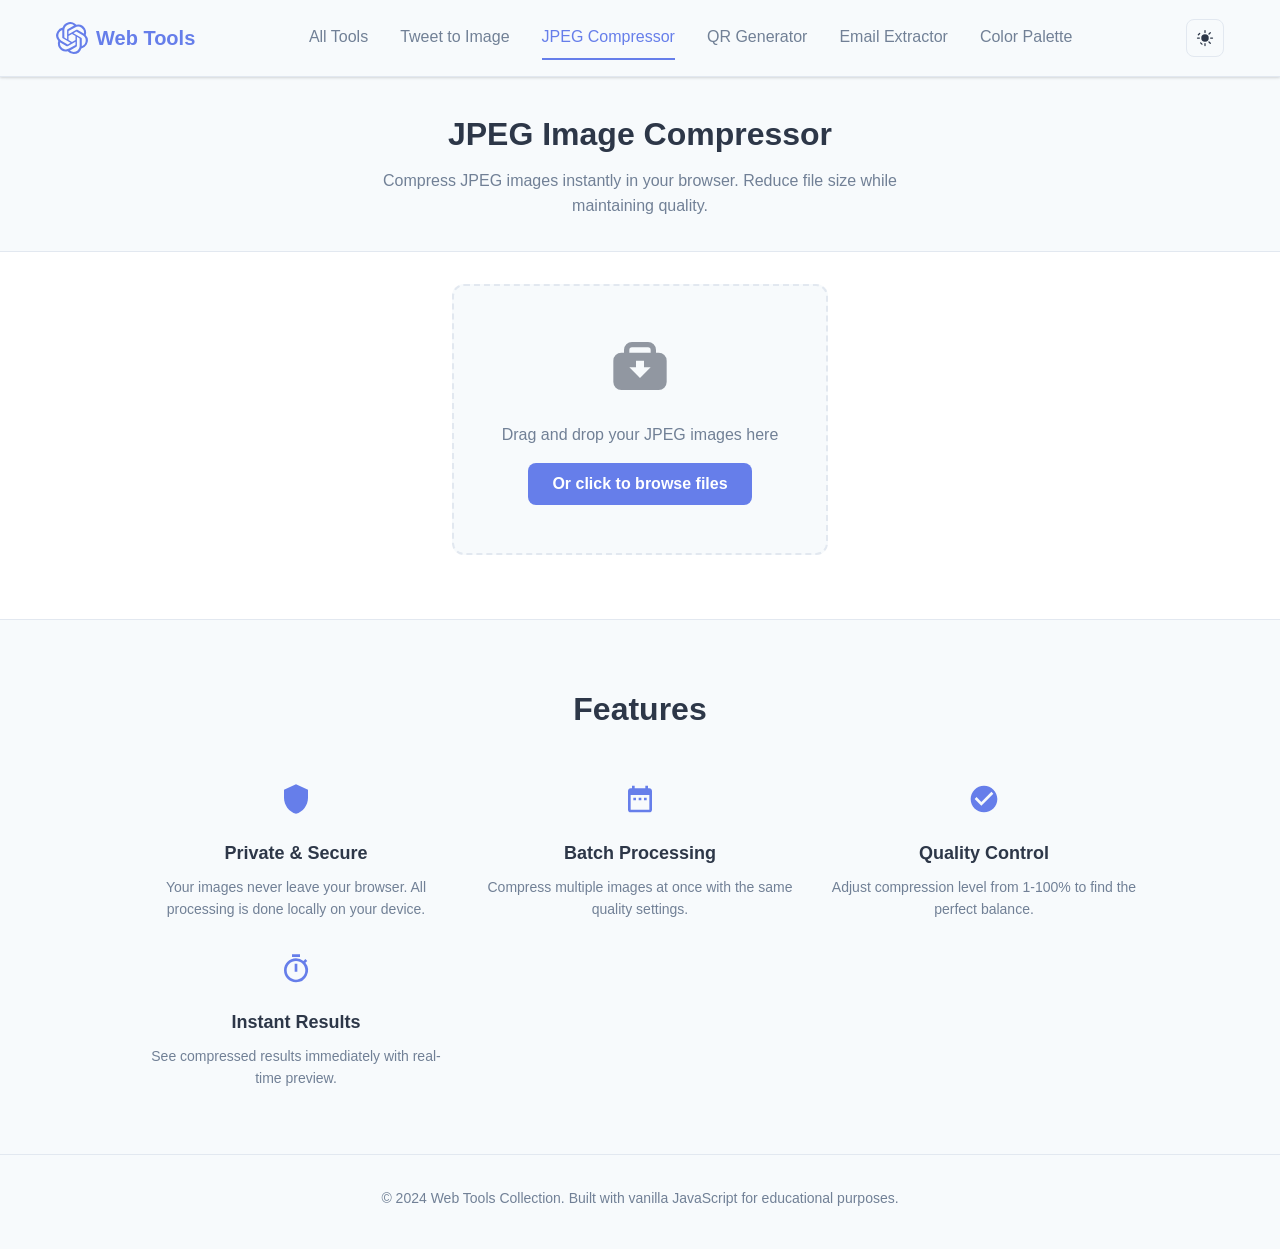
<file: frontend-tools/jpeg-compressor.html>
<!DOCTYPE html>
<html lang="en">
<head>
    <meta charset="UTF-8">
    <meta name="viewport" content="width=device-width, initial-scale=1.0">
    <title>JPEG Compressor - Reduce Image File Size Online</title>
    <link rel="stylesheet" href="tools.css">
    <style>
        /* Page-specific styles */
        .compressor-container {
            max-width: 1200px;
            margin: 2rem auto;
            padding: 0 1rem;
        }

        .upload-area {
            background: var(--card-bg);
            border: 2px dashed var(--border-color);
            border-radius: 12px;
            padding: 3rem;
            text-align: center;
            transition: all 0.3s ease;
            cursor: pointer;
            margin-bottom: 2rem;
        }

        .upload-area:hover {
            border-color: var(--primary-color);
            background: var(--hover-bg);
        }

        .upload-area.drag-over {
            border-color: var(--primary-color);
            background: var(--hover-bg);
            transform: scale(1.02);
        }

        .upload-icon {
            margin-bottom: 1rem;
            opacity: 0.5;
        }

        .upload-text {
            color: var(--text-secondary);
            margin-bottom: 1rem;
        }

        .file-input {
            display: none;
        }

        .controls-panel {
            background: var(--card-bg);
            border-radius: 12px;
            padding: 2rem;
            margin-bottom: 2rem;
            display: none;
        }

        .controls-panel.active {
            display: block;
        }

        .quality-control {
            margin-bottom: 2rem;
        }

        .quality-label {
            display: flex;
            justify-content: space-between;
            margin-bottom: 0.5rem;
            font-weight: 600;
        }

        .quality-slider {
            width: 100%;
            height: 8px;
            border-radius: 4px;
            background: var(--border-color);
            outline: none;
            -webkit-appearance: none;
        }

        .quality-slider::-webkit-slider-thumb {
            -webkit-appearance: none;
            width: 24px;
            height: 24px;
            border-radius: 50%;
            background: var(--primary-color);
            cursor: pointer;
        }

        .quality-slider::-moz-range-thumb {
            width: 24px;
            height: 24px;
            border-radius: 50%;
            background: var(--primary-color);
            cursor: pointer;
            border: none;
        }

        .preview-container {
            display: grid;
            grid-template-columns: 1fr 1fr;
            gap: 2rem;
            margin-bottom: 2rem;
            display: none;
        }

        .preview-container.active {
            display: grid;
        }

        .preview-box {
            background: var(--card-bg);
            border-radius: 12px;
            padding: 1.5rem;
        }

        .preview-header {
            display: flex;
            justify-content: space-between;
            align-items: center;
            margin-bottom: 1rem;
        }

        .preview-title {
            font-weight: 600;
        }

        .preview-size {
            font-size: 0.875rem;
            color: var(--text-secondary);
        }

        .preview-image {
            width: 100%;
            height: auto;
            border-radius: 8px;
            display: block;
        }

        .compression-stats {
            background: var(--success-bg);
            color: var(--success-color);
            padding: 0.5rem 1rem;
            border-radius: 8px;
            text-align: center;
            margin-top: 1rem;
            font-weight: 600;
        }

        .action-buttons {
            display: flex;
            gap: 1rem;
            margin-top: 1.5rem;
        }

        .btn {
            padding: 0.75rem 1.5rem;
            border: none;
            border-radius: 8px;
            font-size: 1rem;
            font-weight: 600;
            cursor: pointer;
            transition: all 0.3s ease;
            flex: 1;
        }

        .btn-primary {
            background: var(--primary-color);
            color: white;
        }

        .btn-primary:hover {
            background: var(--primary-hover);
        }

        .btn-secondary {
            background: var(--border-color);
            color: var(--text-primary);
        }

        .btn-secondary:hover {
            background: var(--hover-bg);
        }

        .batch-list {
            background: var(--card-bg);
            border-radius: 12px;
            padding: 1.5rem;
            margin-bottom: 2rem;
            display: none;
        }

        .batch-list.active {
            display: block;
        }

        .batch-header {
            display: flex;
            justify-content: space-between;
            align-items: center;
            margin-bottom: 1rem;
        }

        .batch-item {
            display: flex;
            align-items: center;
            padding: 0.75rem;
            border-radius: 8px;
            margin-bottom: 0.5rem;
            background: var(--bg-color);
        }

        .batch-item-name {
            flex: 1;
            margin-right: 1rem;
        }

        .batch-item-size {
            color: var(--text-secondary);
            font-size: 0.875rem;
            margin-right: 1rem;
        }

        .batch-item-status {
            padding: 0.25rem 0.75rem;
            border-radius: 4px;
            font-size: 0.875rem;
            font-weight: 600;
        }

        .status-pending {
            background: var(--border-color);
            color: var(--text-secondary);
        }

        .status-processing {
            background: var(--primary-color);
            color: white;
        }

        .status-complete {
            background: var(--success-bg);
            color: var(--success-color);
        }
    </style>
</head>
<body>
    <div class="site-container">
        <!-- Header -->
        <header class="site-header">
            <div class="header-content">
                <div class="logo">
                    <svg width="32" height="32" viewBox="0 0 24 24" fill="currentColor">
                        <path d="M22.2819 9.8211a5.9847 5.9847 0 0 0-.5157-4.9108 6.0462 6.0462 0 0 0-6.5098-2.9A6.0651 6.0651 0 0 0 4.9807 4.1818a5.9847 5.9847 0 0 0-3.9977 2.9 6.0462 6.0462 0 0 0 .7427 7.0966 5.98 5.98 0 0 0 .511 4.9107 6.051 6.051 0 0 0 6.5146 2.9001A5.9847 5.9847 0 0 0 13.2599 24a6.0557 6.0557 0 0 0 5.7718-4.2058 5.9894 5.9894 0 0 0 3.9977-2.9001 6.0557 6.0557 0 0 0-.7475-7.0729zm-9.022 12.6081a4.4755 4.4755 0 0 1-2.8764-1.0408l.1419-.0804 4.7783-2.7582a.7948.7948 0 0 0 .3927-.6813v-6.7369l2.02 1.1686a.071.071 0 0 1 .038.052v5.5826a4.504 4.504 0 0 1-4.4945 4.4944zm-9.6607-4.1254a4.4708 4.4708 0 0 1-.5346-3.0137l.142.0852 4.783 2.7582a.7712.7712 0 0 0 .7806 0l5.8428-3.3685v2.3324a.0804.0804 0 0 1-.0332.0615L9.74 19.9502a4.4992 4.4992 0 0 1-6.1408-1.6464zM2.3408 7.8956a4.485 4.485 0 0 1 2.3655-1.9728V11.6a.7664.7664 0 0 0 .3879.6765l5.8144 3.3543-2.0201 1.1685a.0757.0757 0 0 1-.071 0l-4.8303-2.7865A4.504 4.504 0 0 1 2.3408 7.8956zm16.5963 3.8558L13.1038 8.364 15.1192 7.2a.0757.0757 0 0 1 .071 0l4.8303 2.7913a4.4944 4.4944 0 0 1-.6765 8.1042v-5.6772a.79.79 0 0 0-.4069-.6794zm2.0107-3.0231l-.142-.0852-4.7735-2.7818a.7759.7759 0 0 0-.7854 0L9.409 9.2297V6.8974a.0662.0662 0 0 1 .0284-.0615l4.8351-2.8036a4.4992 4.4992 0 0 1 6.6802 4.66zM8.3065 12.863l-2.02-1.1638a.0804.0804 0 0 1-.038-.0567V6.0742a4.4992 4.4992 0 0 1 7.3757-3.4537l-.142.0805L8.704 5.459a.7948.7948 0 0 0-.3927.6813zm1.0976-2.3654l2.602-1.4998 2.6069 1.4998v2.9994l-2.5974 1.4997-2.6067-1.4997Z"/>
                    </svg>
                    <span>Web Tools</span>
                </div>
                <nav class="main-nav">
                    <a href="tools.html" class="nav-link">All Tools</a>
                    <a href="index.html" class="nav-link">Tweet to Image</a>
                    <a href="jpeg-compressor.html" class="nav-link active">JPEG Compressor</a>
                    <a href="qr-generator.html" class="nav-link">QR Generator</a>
                    <a href="email-extractor.html" class="nav-link">Email Extractor</a>
                    <a href="color-palette.html" class="nav-link">Color Palette</a>
                </nav>
                <button id="theme-toggle" class="theme-toggle" title="Toggle dark mode">
                    <svg class="sun-icon" width="20" height="20" viewBox="0 0 24 24" fill="currentColor">
                        <path d="M12 2.25a.75.75 0 01.75.75v2.25a.75.75 0 01-1.5 0V3a.75.75 0 01.75-.75zM7.5 12a4.5 4.5 0 119 0 4.5 4.5 0 01-9 0zM18.894 6.166a.75.75 0 00-1.06-1.06l-1.591 1.591a.75.75 0 101.06 1.06l1.591-1.591zM21.75 12a.75.75 0 01-.75.75h-2.25a.75.75 0 010-1.5H21a.75.75 0 01.75.75zM17.834 18.894a.75.75 0 001.06-1.06l-1.591-1.591a.75.75 0 10-1.06 1.06l1.591 1.591zM12 18a.75.75 0 01.75.75V21a.75.75 0 01-1.5 0v-2.25A.75.75 0 0112 18zM7.28 17.28a.75.75 0 00-1.06 1.06l1.591 1.591a.75.75 0 101.06-1.06L7.28 17.28zM6 12a.75.75 0 01-.75.75H3a.75.75 0 010-1.5h2.25A.75.75 0 016 12zM6.166 7.106a.75.75 0 00-1.06-1.06L3.515 7.637a.75.75 0 101.06 1.06L6.166 7.106z"/>
                    </svg>
                    <svg class="moon-icon" width="20" height="20" viewBox="0 0 24 24" fill="currentColor" style="display: none;">
                        <path d="M9.528 1.718a.75.75 0 01.162.819A8.97 8.97 0 009 6a9 9 0 009 9 8.97 8.97 0 003.463-.69.75.75 0 01.981.98 10.503 10.503 0 01-9.694 6.46c-5.799 0-10.5-4.701-10.5-10.5 0-4.368 2.667-8.112 6.46-9.694a.75.75 0 01.818.162z"/>
                    </svg>
                </button>
            </div>
        </header>

        <!-- Page Header -->
        <div class="page-header">
            <h1>JPEG Image Compressor</h1>
            <p>Compress JPEG images instantly in your browser. Reduce file size while maintaining quality.</p>
        </div>

        <!-- Main Content -->
        <div class="compressor-container">
            <!-- Upload Area -->
            <div class="upload-area" id="upload-area">
                <svg class="upload-icon" width="64" height="64" viewBox="0 0 24 24" fill="currentColor">
                    <path d="M19 7h-1V6a3 3 0 0 0-3-3H9a3 3 0 0 0-3 3v1H5a3 3 0 0 0-3 3v8a3 3 0 0 0 3 3h14a3 3 0 0 0 3-3v-8a3 3 0 0 0-3-3zM8 6a1 1 0 0 1 1-1h6a1 1 0 0 1 1 1v1H8V6zm4 10.5l-4-4h2.5V10h3v2.5H16l-4 4z"/>
                </svg>
                <p class="upload-text">Drag and drop your JPEG images here</p>
                <button class="btn btn-primary">Or click to browse files</button>
                <input type="file" id="file-input" class="file-input" accept="image/jpeg,image/jpg" multiple>
            </div>

            <!-- Batch List -->
            <div class="batch-list" id="batch-list">
                <div class="batch-header">
                    <h3>Files to Process</h3>
                    <button class="btn btn-secondary" id="clear-all">Clear All</button>
                </div>
                <div id="batch-items"></div>
            </div>

            <!-- Controls -->
            <div class="controls-panel" id="controls-panel">
                <div class="quality-control">
                    <div class="quality-label">
                        <span>Compression Quality</span>
                        <span id="quality-value">75%</span>
                    </div>
                    <input type="range" class="quality-slider" id="quality-slider" min="1" max="100" value="75">
                    <div style="display: flex; justify-content: space-between; margin-top: 0.5rem; font-size: 0.875rem; color: var(--text-secondary);">
                        <span>High Compression</span>
                        <span>Best Quality</span>
                    </div>
                </div>

                <div class="action-buttons">
                    <button class="btn btn-primary" id="compress-btn">Compress Images</button>
                    <button class="btn btn-secondary" id="download-all-btn" style="display: none;">Download All</button>
                </div>
            </div>

            <!-- Preview Container -->
            <div class="preview-container" id="preview-container">
                <div class="preview-box">
                    <div class="preview-header">
                        <span class="preview-title">Original</span>
                        <span class="preview-size" id="original-size">-</span>
                    </div>
                    <img id="original-preview" class="preview-image" alt="Original image">
                </div>
                <div class="preview-box">
                    <div class="preview-header">
                        <span class="preview-title">Compressed</span>
                        <span class="preview-size" id="compressed-size">-</span>
                    </div>
                    <img id="compressed-preview" class="preview-image" alt="Compressed image">
                    <div class="compression-stats" id="compression-stats"></div>
                </div>
            </div>
        </div>

        <!-- Features Section -->
        <section class="features-section">
            <h2>Features</h2>
            <div class="features-grid">
                <div class="feature">
                    <svg width="32" height="32" viewBox="0 0 24 24" fill="currentColor">
                        <path d="M12 1L3 5v6c0 5.55 3.84 10.74 9 12 5.16-1.26 9-6.45 9-12V5l-9-4z"/>
                    </svg>
                    <h3>Private & Secure</h3>
                    <p>Your images never leave your browser. All processing is done locally on your device.</p>
                </div>
                <div class="feature">
                    <svg width="32" height="32" viewBox="0 0 24 24" fill="currentColor">
                        <path d="M9 11H7v2h2v-2zm4 0h-2v2h2v-2zm4 0h-2v2h2v-2zm2-7h-1V2h-2v2H8V2H6v2H5c-1.11 0-1.99.9-1.99 2L3 20c0 1.1.89 2 2 2h14c1.1 0 2-.9 2-2V6c0-1.1-.9-2-2-2zm0 16H5V9h14v11z"/>
                    </svg>
                    <h3>Batch Processing</h3>
                    <p>Compress multiple images at once with the same quality settings.</p>
                </div>
                <div class="feature">
                    <svg width="32" height="32" viewBox="0 0 24 24" fill="currentColor">
                        <path d="M12 2C6.48 2 2 6.48 2 12s4.48 10 10 10 10-4.48 10-10S17.52 2 12 2zm-2 15l-5-5 1.41-1.41L10 14.17l7.59-7.59L19 8l-9 9z"/>
                    </svg>
                    <h3>Quality Control</h3>
                    <p>Adjust compression level from 1-100% to find the perfect balance.</p>
                </div>
                <div class="feature">
                    <svg width="32" height="32" viewBox="0 0 24 24" fill="currentColor">
                        <path d="M15 1H9v2h6V1zm-4 13h2V8h-2v6zm8.03-6.61l1.42-1.42c-.43-.51-.9-.99-1.41-1.41l-1.42 1.42A8.962 8.962 0 0 0 12 4c-4.97 0-9 4.03-9 9s4.02 9 9 9a8.994 8.994 0 0 0 7.03-14.61zM12 20c-3.87 0-7-3.13-7-7s3.13-7 7-7 7 3.13 7 7-3.13 7-7 7z"/>
                    </svg>
                    <h3>Instant Results</h3>
                    <p>See compressed results immediately with real-time preview.</p>
                </div>
            </div>
        </section>

        <!-- Footer -->
        <footer class="site-footer">
            <div class="footer-content">
                <p>&copy; 2024 Web Tools Collection. Built with vanilla JavaScript for educational purposes.</p>
            </div>
        </footer>
    </div>

    <script src="jpeg-compressor.js"></script>
</body>
</html>
</file>
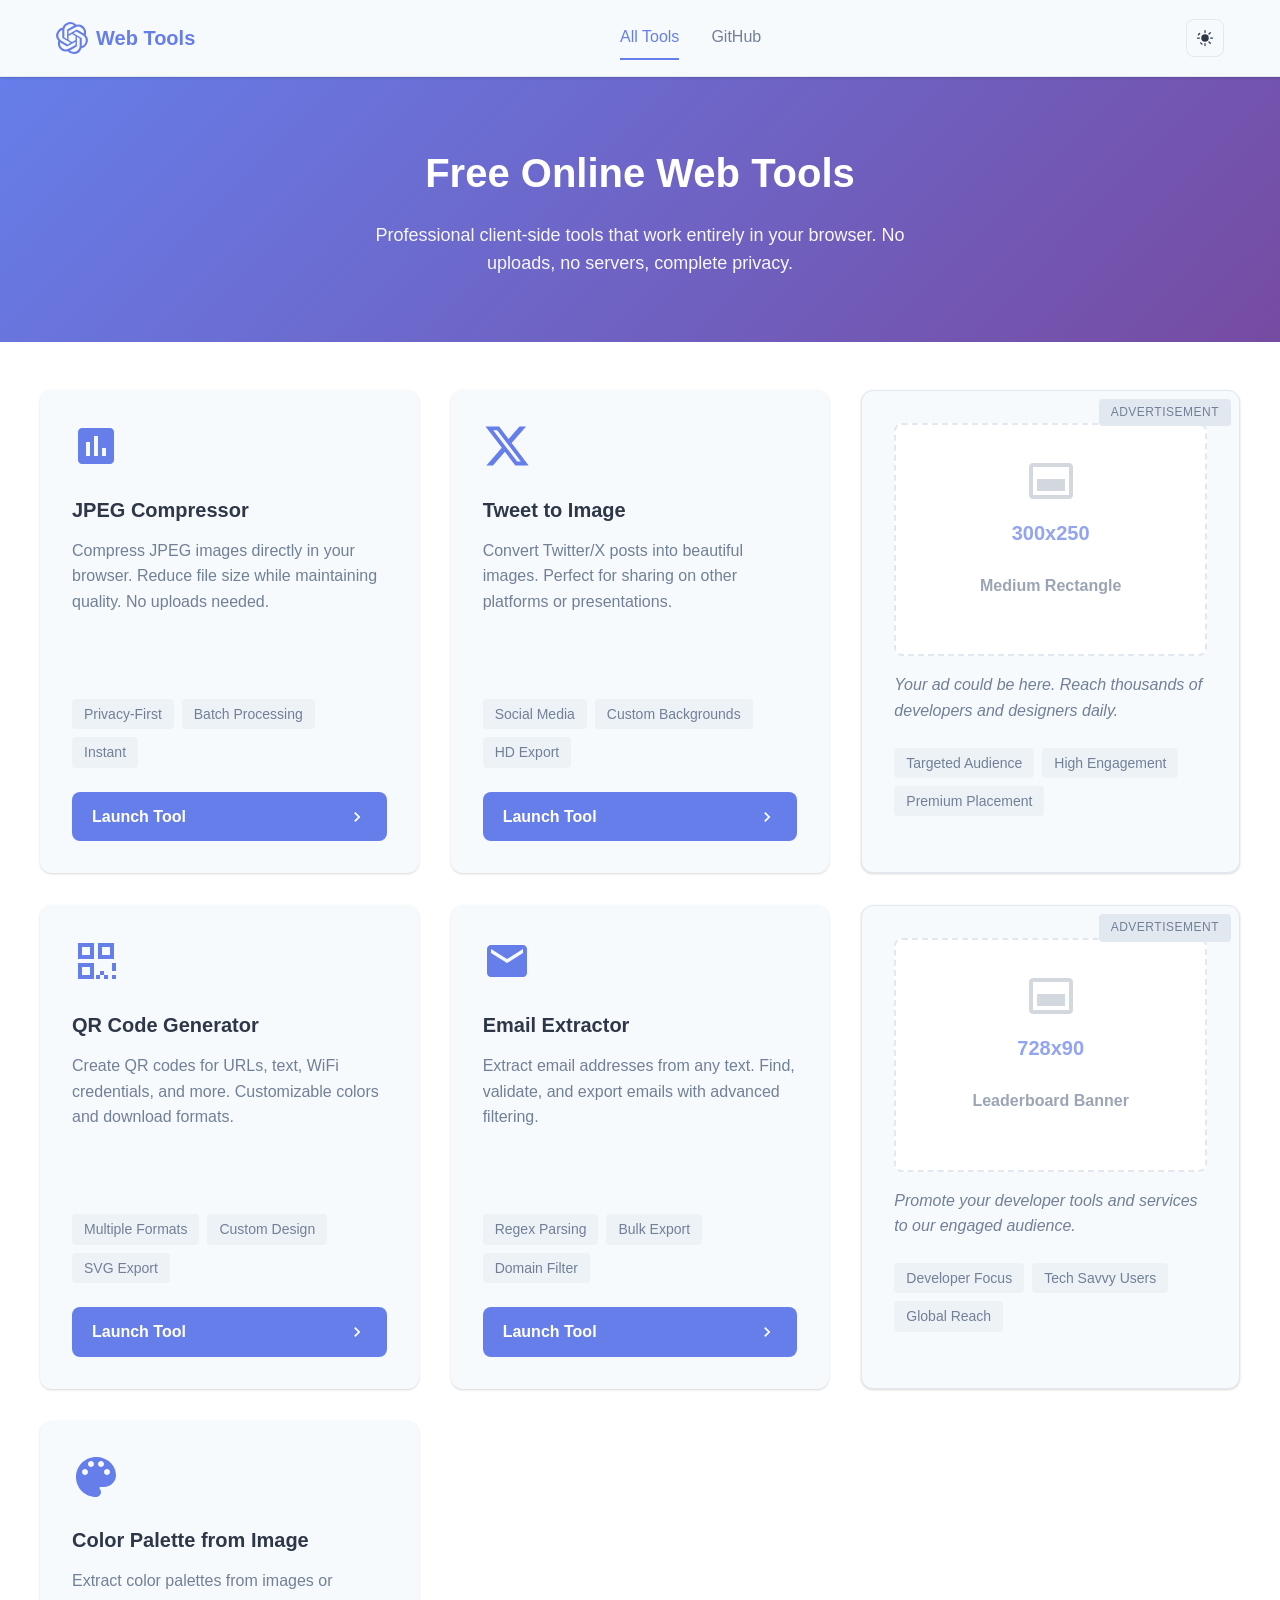
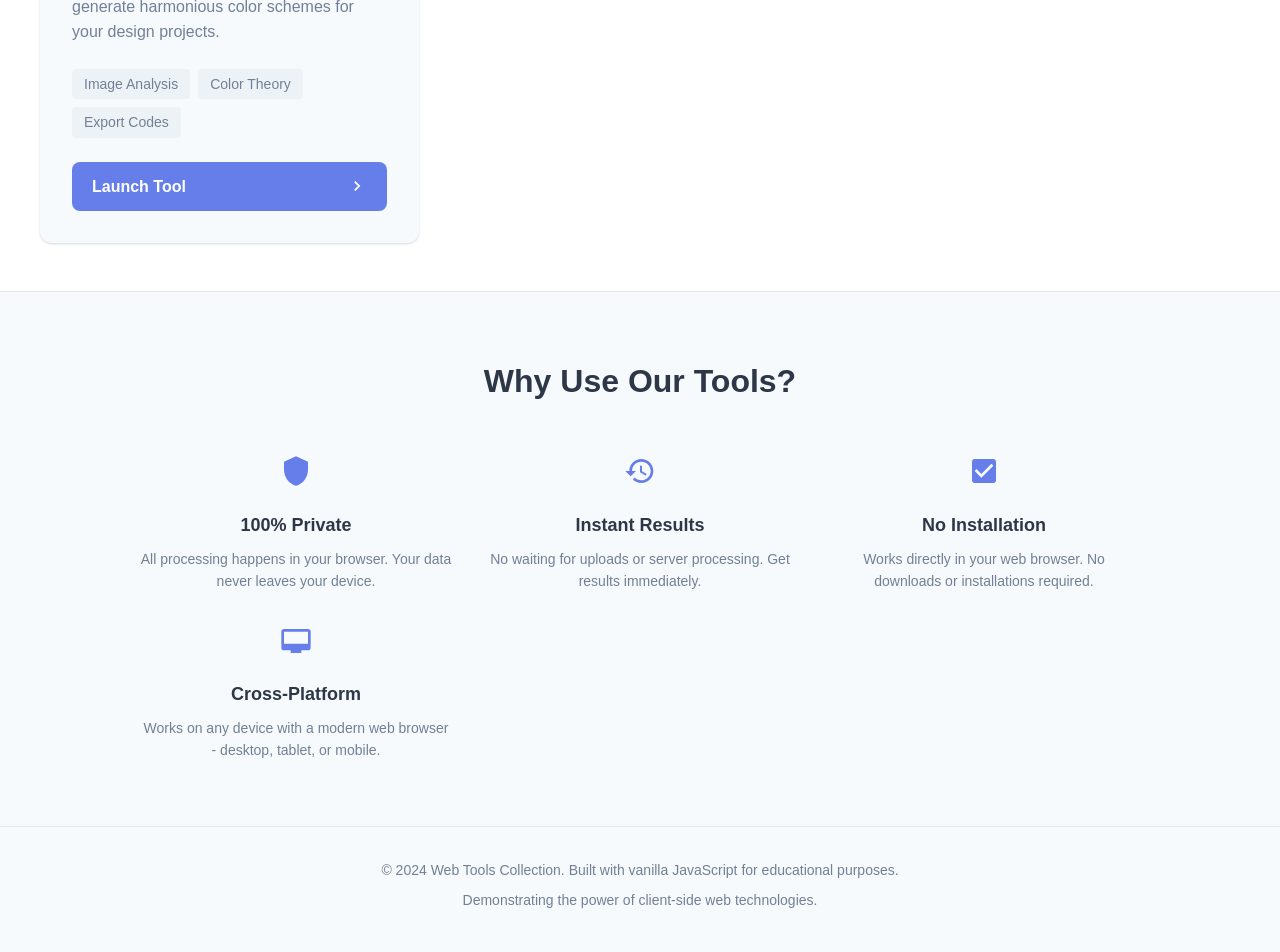
<file: frontend-tools/tools.html>
<!DOCTYPE html>
<html lang="en">
<head>
    <meta charset="UTF-8">
    <meta name="viewport" content="width=device-width, initial-scale=1.0">
    <title>Web Tools Collection - Free Online Tools</title>
    <link rel="stylesheet" href="tools.css">
</head>
<body>
    <div class="site-container">
        <!-- Header -->
        <header class="site-header">
            <div class="header-content">
                <div class="logo">
                    <svg width="32" height="32" viewBox="0 0 24 24" fill="currentColor">
                        <path d="M22.2819 9.8211a5.9847 5.9847 0 0 0-.5157-4.9108 6.0462 6.0462 0 0 0-6.5098-2.9A6.0651 6.0651 0 0 0 4.9807 4.1818a5.9847 5.9847 0 0 0-3.9977 2.9 6.0462 6.0462 0 0 0 .7427 7.0966 5.98 5.98 0 0 0 .511 4.9107 6.051 6.051 0 0 0 6.5146 2.9001A5.9847 5.9847 0 0 0 13.2599 24a6.0557 6.0557 0 0 0 5.7718-4.2058 5.9894 5.9894 0 0 0 3.9977-2.9001 6.0557 6.0557 0 0 0-.7475-7.0729zm-9.022 12.6081a4.4755 4.4755 0 0 1-2.8764-1.0408l.1419-.0804 4.7783-2.7582a.7948.7948 0 0 0 .3927-.6813v-6.7369l2.02 1.1686a.071.071 0 0 1 .038.052v5.5826a4.504 4.504 0 0 1-4.4945 4.4944zm-9.6607-4.1254a4.4708 4.4708 0 0 1-.5346-3.0137l.142.0852 4.783 2.7582a.7712.7712 0 0 0 .7806 0l5.8428-3.3685v2.3324a.0804.0804 0 0 1-.0332.0615L9.74 19.9502a4.4992 4.4992 0 0 1-6.1408-1.6464zM2.3408 7.8956a4.485 4.485 0 0 1 2.3655-1.9728V11.6a.7664.7664 0 0 0 .3879.6765l5.8144 3.3543-2.0201 1.1685a.0757.0757 0 0 1-.071 0l-4.8303-2.7865A4.504 4.504 0 0 1 2.3408 7.8956zm16.5963 3.8558L13.1038 8.364 15.1192 7.2a.0757.0757 0 0 1 .071 0l4.8303 2.7913a4.4944 4.4944 0 0 1-.6765 8.1042v-5.6772a.79.79 0 0 0-.4069-.6794zm2.0107-3.0231l-.142-.0852-4.7735-2.7818a.7759.7759 0 0 0-.7854 0L9.409 9.2297V6.8974a.0662.0662 0 0 1 .0284-.0615l4.8351-2.8036a4.4992 4.4992 0 0 1 6.6802 4.66zM8.3065 12.863l-2.02-1.1638a.0804.0804 0 0 1-.038-.0567V6.0742a4.4992 4.4992 0 0 1 7.3757-3.4537l-.142.0805L8.704 5.459a.7948.7948 0 0 0-.3927.6813zm1.0976-2.3654l2.602-1.4998 2.6069 1.4998v2.9994l-2.5974 1.4997-2.6067-1.4997Z"/>
                    </svg>
                    <span>Web Tools</span>
                </div>
                <nav class="main-nav">
                    <a href="tools.html" class="nav-link active">All Tools</a>
                    <a href="https://github.com" target="_blank" class="nav-link">GitHub</a>
                </nav>
                <button id="theme-toggle" class="theme-toggle" title="Toggle dark mode">
                    <svg class="sun-icon" width="20" height="20" viewBox="0 0 24 24" fill="currentColor">
                        <path d="M12 2.25a.75.75 0 01.75.75v2.25a.75.75 0 01-1.5 0V3a.75.75 0 01.75-.75zM7.5 12a4.5 4.5 0 119 0 4.5 4.5 0 01-9 0zM18.894 6.166a.75.75 0 00-1.06-1.06l-1.591 1.591a.75.75 0 101.06 1.06l1.591-1.591zM21.75 12a.75.75 0 01-.75.75h-2.25a.75.75 0 010-1.5H21a.75.75 0 01.75.75zM17.834 18.894a.75.75 0 001.06-1.06l-1.591-1.591a.75.75 0 10-1.06 1.06l1.591 1.591zM12 18a.75.75 0 01.75.75V21a.75.75 0 01-1.5 0v-2.25A.75.75 0 0112 18zM7.28 17.28a.75.75 0 00-1.06 1.06l1.591 1.591a.75.75 0 101.06-1.06L7.28 17.28zM6 12a.75.75 0 01-.75.75H3a.75.75 0 010-1.5h2.25A.75.75 0 016 12zM6.166 7.106a.75.75 0 00-1.06-1.06L3.515 7.637a.75.75 0 101.06 1.06L6.166 7.106z"/>
                    </svg>
                    <svg class="moon-icon" width="20" height="20" viewBox="0 0 24 24" fill="currentColor" style="display: none;">
                        <path d="M9.528 1.718a.75.75 0 01.162.819A8.97 8.97 0 009 6a9 9 0 009 9 8.97 8.97 0 003.463-.69.75.75 0 01.981.98 10.503 10.503 0 01-9.694 6.46c-5.799 0-10.5-4.701-10.5-10.5 0-4.368 2.667-8.112 6.46-9.694a.75.75 0 01.818.162z"/>
                    </svg>
                </button>
            </div>
        </header>

        <!-- Hero Section -->
        <section class="hero">
            <div class="hero-content">
                <h1>Free Online Web Tools</h1>
                <p>Professional client-side tools that work entirely in your browser. No uploads, no servers, complete privacy.</p>
            </div>
        </section>

        <!-- Tools Grid -->
        <main class="tools-grid-container">
            <div class="tools-grid">
                <!-- JPEG Compressor Tool -->
                <div class="tool-card">
                    <div class="tool-icon">
                        <svg width="48" height="48" viewBox="0 0 24 24" fill="currentColor">
                            <path d="M19 3H5c-1.1 0-2 .9-2 2v14c0 1.1.9 2 2 2h14c1.1 0 2-.9 2-2V5c0-1.1-.9-2-2-2zM9 17H7v-7h2v7zm4 0h-2V7h2v10zm4 0h-2v-4h2v4z"/>
                        </svg>
                    </div>
                    <h3>JPEG Compressor</h3>
                    <p>Compress JPEG images directly in your browser. Reduce file size while maintaining quality. No uploads needed.</p>
                    <div class="tool-features">
                        <span class="feature-tag">Privacy-First</span>
                        <span class="feature-tag">Batch Processing</span>
                        <span class="feature-tag">Instant</span>
                    </div>
                    <a href="jpeg-compressor.html" class="tool-link">
                        Launch Tool
                        <svg width="20" height="20" viewBox="0 0 24 24" fill="currentColor">
                            <path d="M10 6L8.59 7.41 13.17 12l-4.58 4.59L10 18l6-6z"/>
                        </svg>
                    </a>
                </div>

                <!-- Tweet to Image Tool -->
                <div class="tool-card">
                    <div class="tool-icon">
                        <svg width="48" height="48" viewBox="0 0 24 24" fill="currentColor">
                            <path d="M18.244 2.25h3.308l-7.227 8.26 8.502 11.24H16.17l-5.214-6.817L4.99 21.75H1.68l7.73-8.835L1.254 2.25H8.08l4.713 6.231zm-1.161 17.52h1.833L7.084 4.126H5.117z"/>
                        </svg>
                    </div>
                    <h3>Tweet to Image</h3>
                    <p>Convert Twitter/X posts into beautiful images. Perfect for sharing on other platforms or presentations.</p>
                    <div class="tool-features">
                        <span class="feature-tag">Social Media</span>
                        <span class="feature-tag">Custom Backgrounds</span>
                        <span class="feature-tag">HD Export</span>
                    </div>
                    <a href="index.html" class="tool-link">
                        Launch Tool
                        <svg width="20" height="20" viewBox="0 0 24 24" fill="currentColor">
                            <path d="M10 6L8.59 7.41 13.17 12l-4.58 4.59L10 18l6-6z"/>
                        </svg>
                    </a>
                </div>

                <!-- Ad Placement 1 -->
                <div class="tool-card ad-card">
                    <div class="ad-label">Advertisement</div>
                    <div class="ad-content">
                        <div class="ad-placeholder">
                            <svg width="48" height="48" viewBox="0 0 24 24" fill="currentColor" opacity="0.3">
                                <path d="M21 3H3c-1.1 0-2 .9-2 2v14c0 1.1.9 2 2 2h18c1.1 0 2-.9 2-2V5c0-1.1-.9-2-2-2zm0 16H3V5h18v14zM5 17h14v-6H5v6z"/>
                            </svg>
                            <p>300x250</p>
                            <p>Medium Rectangle</p>
                        </div>
                    </div>
                    <p class="ad-description">Your ad could be here. Reach thousands of developers and designers daily.</p>
                    <div class="tool-features">
                        <span class="feature-tag">Targeted Audience</span>
                        <span class="feature-tag">High Engagement</span>
                        <span class="feature-tag">Premium Placement</span>
                    </div>
                </div>

                <!-- QR Code Generator -->
                <div class="tool-card">
                    <div class="tool-icon">
                        <svg width="48" height="48" viewBox="0 0 24 24" fill="currentColor">
                            <path d="M3 11h8V3H3v8zm2-6h4v4H5V5zm8-2v8h8V3h-8zm6 6h-4V5h4v4zM3 21h8v-8H3v8zm2-6h4v4H5v-4zm13 0h-2v2h2v-2zm2 0v2h2v-2h-2zm-2 2h-2v2h2v2h-2v-2h-2v2h-2v-2h2v-2h2v-2h2v2zm2-2v-2h2v2h-2zm0 4h2v2h-2v-2z"/>
                        </svg>
                    </div>
                    <h3>QR Code Generator</h3>
                    <p>Create QR codes for URLs, text, WiFi credentials, and more. Customizable colors and download formats.</p>
                    <div class="tool-features">
                        <span class="feature-tag">Multiple Formats</span>
                        <span class="feature-tag">Custom Design</span>
                        <span class="feature-tag">SVG Export</span>
                    </div>
                    <a href="qr-generator.html" class="tool-link">
                        Launch Tool
                        <svg width="20" height="20" viewBox="0 0 24 24" fill="currentColor">
                            <path d="M10 6L8.59 7.41 13.17 12l-4.58 4.59L10 18l6-6z"/>
                        </svg>
                    </a>
                </div>

                <!-- Email Extractor -->
                <div class="tool-card">
                    <div class="tool-icon">
                        <svg width="48" height="48" viewBox="0 0 24 24" fill="currentColor">
                            <path d="M20 4H4c-1.1 0-1.99.9-1.99 2L2 18c0 1.1.9 2 2 2h16c1.1 0 2-.9 2-2V6c0-1.1-.9-2-2-2zm0 4l-8 5-8-5V6l8 5 8-5v2z"/>
                        </svg>
                    </div>
                    <h3>Email Extractor</h3>
                    <p>Extract email addresses from any text. Find, validate, and export emails with advanced filtering.</p>
                    <div class="tool-features">
                        <span class="feature-tag">Regex Parsing</span>
                        <span class="feature-tag">Bulk Export</span>
                        <span class="feature-tag">Domain Filter</span>
                    </div>
                    <a href="email-extractor.html" class="tool-link">
                        Launch Tool
                        <svg width="20" height="20" viewBox="0 0 24 24" fill="currentColor">
                            <path d="M10 6L8.59 7.41 13.17 12l-4.58 4.59L10 18l6-6z"/>
                        </svg>
                    </a>
                </div>

                <!-- Ad Placement 2 -->
                <div class="tool-card ad-card">
                    <div class="ad-label">Advertisement</div>
                    <div class="ad-content">
                        <div class="ad-placeholder">
                            <svg width="48" height="48" viewBox="0 0 24 24" fill="currentColor" opacity="0.3">
                                <path d="M21 3H3c-1.1 0-2 .9-2 2v14c0 1.1.9 2 2 2h18c1.1 0 2-.9 2-2V5c0-1.1-.9-2-2-2zm0 16H3V5h18v14zM5 17h14v-6H5v6z"/>
                            </svg>
                            <p>728x90</p>
                            <p>Leaderboard Banner</p>
                        </div>
                    </div>
                    <p class="ad-description">Promote your developer tools and services to our engaged audience.</p>
                    <div class="tool-features">
                        <span class="feature-tag">Developer Focus</span>
                        <span class="feature-tag">Tech Savvy Users</span>
                        <span class="feature-tag">Global Reach</span>
                    </div>
                </div>

                <!-- Color Palette Generator -->
                <div class="tool-card">
                    <div class="tool-icon">
                        <svg width="48" height="48" viewBox="0 0 24 24" fill="currentColor">
                            <path d="M12 2C6.49 2 2 6.49 2 12s4.49 10 10 10c1.38 0 2.5-1.12 2.5-2.5 0-.61-.23-1.2-.64-1.67-.08-.09-.13-.21-.13-.33 0-.28.22-.5.5-.5H16c3.31 0 6-2.69 6-6 0-4.96-4.49-9-10-9zm-5.5 9c-.83 0-1.5-.67-1.5-1.5S5.67 8 6.5 8 8 8.67 8 9.5 7.33 11 6.5 11zm3-4C8.67 7 8 6.33 8 5.5S8.67 4 9.5 4s1.5.67 1.5 1.5S10.33 7 9.5 7zm5 0c-.83 0-1.5-.67-1.5-1.5S13.67 4 14.5 4s1.5.67 1.5 1.5S15.33 7 14.5 7zm3 4c-.83 0-1.5-.67-1.5-1.5S16.67 8 17.5 8s1.5.67 1.5 1.5-.67 1.5-1.5 1.5z"/>
                        </svg>
                    </div>
                    <h3>Color Palette from Image</h3>
                    <p>Extract color palettes from images or generate harmonious color schemes for your design projects.</p>
                    <div class="tool-features">
                        <span class="feature-tag">Image Analysis</span>
                        <span class="feature-tag">Color Theory</span>
                        <span class="feature-tag">Export Codes</span>
                    </div>
                    <a href="color-palette.html" class="tool-link">
                        Launch Tool
                        <svg width="20" height="20" viewBox="0 0 24 24" fill="currentColor">
                            <path d="M10 6L8.59 7.41 13.17 12l-4.58 4.59L10 18l6-6z"/>
                        </svg>
                    </a>
                </div>
            </div>
        </main>

        <!-- Features Section -->
        <section class="features-section">
            <h2>Why Use Our Tools?</h2>
            <div class="features-grid">
                <div class="feature">
                    <svg width="32" height="32" viewBox="0 0 24 24" fill="currentColor">
                        <path d="M12 1L3 5v6c0 5.55 3.84 10.74 9 12 5.16-1.26 9-6.45 9-12V5l-9-4z"/>
                    </svg>
                    <h3>100% Private</h3>
                    <p>All processing happens in your browser. Your data never leaves your device.</p>
                </div>
                <div class="feature">
                    <svg width="32" height="32" viewBox="0 0 24 24" fill="currentColor">
                        <path d="M13 3c-4.97 0-9 4.03-9 9H1l3.89 3.89.07.14L9 12H6c0-3.87 3.13-7 7-7s7 3.13 7 7-3.13 7-7 7c-1.93 0-3.68-.79-4.94-2.06l-1.42 1.42C8.27 19.99 10.51 21 13 21c4.97 0 9-4.03 9-9s-4.03-9-9-9zm-1 5v5l4.28 2.54.72-1.21-3.5-2.08V8H12z"/>
                    </svg>
                    <h3>Instant Results</h3>
                    <p>No waiting for uploads or server processing. Get results immediately.</p>
                </div>
                <div class="feature">
                    <svg width="32" height="32" viewBox="0 0 24 24" fill="currentColor">
                        <path d="M19 3H5c-1.11 0-2 .9-2 2v14c0 1.1.89 2 2 2h14c1.11 0 2-.9 2-2V5c0-1.1-.89-2-2-2zm-9 14l-5-5 1.41-1.41L10 14.17l7.59-7.59L19 8l-9 9z"/>
                    </svg>
                    <h3>No Installation</h3>
                    <p>Works directly in your web browser. No downloads or installations required.</p>
                </div>
                <div class="feature">
                    <svg width="32" height="32" viewBox="0 0 24 24" fill="currentColor">
                        <path d="M21 3H3c-1.11 0-2 .89-2 2v12a2 2 0 0 0 2 2h5v2h8v-2h5c1.1 0 1.99-.9 1.99-2L23 5a2 2 0 0 0-2-2zm0 11H3V5h18v9z"/>
                    </svg>
                    <h3>Cross-Platform</h3>
                    <p>Works on any device with a modern web browser - desktop, tablet, or mobile.</p>
                </div>
            </div>
        </section>

        <!-- Footer -->
        <footer class="site-footer">
            <div class="footer-content">
                <p>&copy; 2024 Web Tools Collection. Built with vanilla JavaScript for educational purposes.</p>
                <p>Demonstrating the power of client-side web technologies.</p>
            </div>
        </footer>
    </div>

    <script>
        // Theme toggle functionality
        const themeToggle = document.getElementById('theme-toggle');
        const sunIcon = themeToggle.querySelector('.sun-icon');
        const moonIcon = themeToggle.querySelector('.moon-icon');

        // Check for saved theme preference
        const currentTheme = localStorage.getItem('theme') || 'light';
        if (currentTheme === 'dark') {
            document.body.classList.add('dark-theme');
            sunIcon.style.display = 'none';
            moonIcon.style.display = 'block';
        }

        themeToggle.addEventListener('click', () => {
            document.body.classList.toggle('dark-theme');
            const isDark = document.body.classList.contains('dark-theme');

            if (isDark) {
                sunIcon.style.display = 'none';
                moonIcon.style.display = 'block';
                localStorage.setItem('theme', 'dark');
            } else {
                sunIcon.style.display = 'block';
                moonIcon.style.display = 'none';
                localStorage.setItem('theme', 'light');
            }
        });
    </script>
</body>
</html>
</file>
<file: frontend-tools/style.css>
:root {
    --primary-color: #6366F1;
    --primary-hover: #5558E3;
    --secondary-color: #1DA1F2;
    --success-color: #10B981;
    --error-color: #EF4444;
    --dark-bg: #0F172A;
    --dark-surface: #1E293B;
    --dark-border: #334155;
    --light-bg: #F8FAFC;
    --light-surface: #FFFFFF;
    --light-border: #E2E8F0;
    --text-primary: #1E293B;
    --text-secondary: #64748B;
    --text-light: #94A3B8;
    --shadow-sm: 0 1px 2px 0 rgb(0 0 0 / 0.05);
    --shadow-md: 0 4px 6px -1px rgb(0 0 0 / 0.1);
    --shadow-lg: 0 10px 15px -3px rgb(0 0 0 / 0.1);
    --shadow-xl: 0 20px 25px -5px rgb(0 0 0 / 0.1);
}

[data-theme="dark"] {
    --text-primary: #F1F5F9;
    --text-secondary: #CBD5E1;
    --text-light: #94A3B8;
    --light-bg: #0F172A;
    --light-surface: #1E293B;
    --light-border: #334155;
}

* {
    margin: 0;
    padding: 0;
    box-sizing: border-box;
}

body {
    font-family: -apple-system, BlinkMacSystemFont, 'Segoe UI', Roboto, 'Helvetica Neue', Arial, sans-serif;
    background: var(--light-bg);
    color: var(--text-primary);
    min-height: 100vh;
    line-height: 1.6;
    -webkit-font-smoothing: antialiased;
    -moz-osx-font-smoothing: grayscale;
}

/* App Container */
.app-container {
    display: flex;
    flex-direction: column;
    height: 100vh;
    overflow: hidden;
}

/* Professional Header */
.app-header {
    background: var(--light-surface);
    border-bottom: 1px solid var(--light-border);
    box-shadow: var(--shadow-sm);
}

.header-content {
    display: flex;
    justify-content: space-between;
    align-items: center;
    padding: 1rem 2rem;
    max-width: 100%;
}

.brand {
    display: flex;
    align-items: center;
    gap: 1.5rem;
}

.logo {
    display: flex;
    align-items: center;
    gap: 0.75rem;
}

.logo svg {
    color: var(--primary-color);
}

.logo span {
    font-size: 1.5rem;
    font-weight: 700;
    background: linear-gradient(135deg, var(--primary-color) 0%, var(--secondary-color) 100%);
    -webkit-background-clip: text;
    -webkit-text-fill-color: transparent;
    background-clip: text;
}

.brand-tag {
    color: var(--text-secondary);
    font-size: 0.875rem;
    padding: 0.25rem 0.75rem;
    background: var(--light-bg);
    border-radius: 20px;
    border: 1px solid var(--light-border);
}

.header-actions {
    display: flex;
    align-items: center;
    gap: 1rem;
}

.theme-toggle {
    background: var(--light-bg);
    border: 1px solid var(--light-border);
    border-radius: 12px;
    width: 44px;
    height: 44px;
    cursor: pointer;
    display: flex;
    align-items: center;
    justify-content: center;
    transition: all 0.2s ease;
    color: var(--text-secondary);
}

.theme-toggle:hover {
    background: var(--primary-color);
    color: white;
    transform: translateY(-2px);
    box-shadow: var(--shadow-md);
}

/* Ad Slots */
.ad-slot {
    margin: 1rem 0;
}

.ad-footer {
    padding: 1rem 2rem;
    background: var(--light-surface);
    border-top: 1px solid var(--light-border);
}

.ad-vertical {
    margin-top: 2rem;
}

.ad-placeholder {
    background: linear-gradient(135deg, #F3F4F6 0%, #E5E7EB 100%);
    border: 2px dashed #D1D5DB;
    border-radius: 12px;
    padding: 1rem;
    text-align: center;
    position: relative;
}

[data-theme="dark"] .ad-placeholder {
    background: linear-gradient(135deg, #1F2937 0%, #111827 100%);
    border-color: #374151;
}

.ad-label {
    position: absolute;
    top: 0.5rem;
    left: 0.5rem;
    font-size: 0.75rem;
    color: var(--text-light);
    background: var(--light-surface);
    padding: 0.125rem 0.5rem;
    border-radius: 4px;
}

.ad-content {
    display: flex;
    flex-direction: column;
    align-items: center;
    justify-content: center;
    min-height: 60px;
    color: var(--text-light);
    font-size: 0.875rem;
}

.ad-footer .ad-content {
    min-height: 90px;
}

.ad-vertical .ad-content {
    min-height: 250px;
}

/* Main Content Layout */
.main-content {
    display: flex;
    flex: 1;
    overflow: hidden;
}

/* Preview Panel (Left) */
.preview-panel {
    flex: 1;
    display: flex;
    flex-direction: column;
    background: var(--light-bg);
    border-right: 1px solid var(--light-border);
    overflow-y: auto;
}

.panel-header {
    display: flex;
    justify-content: space-between;
    align-items: center;
    padding: 1rem 2rem;
    background: var(--light-surface);
    border-bottom: 1px solid var(--light-border);
}

.panel-header-left {
    display: flex;
    align-items: center;
    gap: 1rem;
}

.panel-header h2 {
    font-size: 1.25rem;
    font-weight: 600;
    color: var(--text-primary);
}

.preview-status {
    font-size: 0.875rem;
    color: var(--text-secondary);
    padding: 0.25rem 0.75rem;
    background: var(--light-bg);
    border-radius: 20px;
    border: 1px solid var(--light-border);
}

.canvas-container {
    flex: 1;
    display: flex;
    flex-direction: column;
    align-items: center;
    justify-content: center;
    padding: 1rem;
    overflow: hidden;
}

.preview-section {
    width: 100%;
    max-width: 400px;
}

.preview-wrapper {
    display: flex;
    justify-content: center;
    align-items: center;
    margin-bottom: 0.75rem;
    padding: 25px;
    border-radius: 16px;
    background: linear-gradient(135deg, #064d14 0%, #1a7b71 100%);
    transition: background 0.3s ease;
}

.tweet-card {
    width: 100%;
    max-width: 320px;
    height: 320px;
    background: var(--light-surface);
    border: 1px solid var(--light-border);
    border-radius: 20px;
    padding: 1.25rem;
    display: flex;
    flex-direction: column;
    gap: 0.75rem;
    box-shadow: var(--shadow-lg);
    position: relative;
    overflow: hidden;
}

.tweet-header {
    display: flex;
    align-items: center;
    gap: 0.75rem;
}

.tweet-avatar {
    width: 40px;
    height: 40px;
    border-radius: 50%;
    object-fit: cover;
}

.tweet-user-info {
    flex: 1;
    text-align: left;
}

.tweet-name {
    font-weight: 700;
    color: var(--text-primary);
    font-size: 0.85rem;
    line-height: 1.2;
}

.tweet-username {
    color: var(--text-secondary);
    font-size: 0.75rem;
}

.twitter-logo {
    color: var(--secondary-color);
    width: 20px;
    height: 20px;
}

.tweet-content {
    flex: 1;
    text-align: left;
    font-size: 0.875rem;
    line-height: 1.3;
    color: var(--text-primary);
    overflow: hidden;
    display: -webkit-box;
    -webkit-line-clamp: 6;
    -webkit-box-orient: vertical;
}

.tweet-footer {
    display: flex;
    justify-content: space-between;
    align-items: center;
    padding-top: 0.5rem;
    border-top: 1px solid var(--light-border);
    font-size: 0.75rem;
    color: var(--text-secondary);
}

.download-info {
    text-align: center;
    margin-top: 0.25rem;
    font-size: 0.7rem;
    color: var(--text-light);
}

.empty-state {
    display: flex;
    flex-direction: column;
    align-items: center;
    justify-content: center;
    gap: 1rem;
    color: var(--text-light);
}

.empty-state p {
    font-size: 1.125rem;
}

/* Controls Panel (Right) */
.controls-panel {
    width: 420px;
    background: var(--light-surface);
    overflow-y: auto;
    display: flex;
    flex-direction: column;
}

.control-section {
    padding: 1.5rem;
    border-bottom: 1px solid var(--light-border);
}

.section-header {
    display: flex;
    justify-content: space-between;
    align-items: center;
    margin-bottom: 1.25rem;
}

.section-header h3 {
    font-size: 1.125rem;
    font-weight: 600;
    color: var(--text-primary);
}

.section-icon {
    color: var(--success-color);
}

.section-badge {
    font-size: 0.75rem;
    padding: 0.25rem 0.5rem;
    background: var(--primary-color);
    color: white;
    border-radius: 12px;
    font-weight: 500;
}

/* Input Groups */
.input-group {
    margin-bottom: 1.25rem;
}

.input-label {
    display: block;
    font-size: 0.875rem;
    font-weight: 500;
    color: var(--text-primary);
    margin-bottom: 0.5rem;
}

.url-input {
    width: 100%;
    padding: 0.75rem 1rem;
    border: 1px solid var(--light-border);
    border-radius: 10px;
    font-size: 0.9rem;
    transition: all 0.2s ease;
    background: var(--light-bg);
    color: var(--text-primary);
}

.url-input:focus {
    outline: none;
    border-color: var(--primary-color);
    box-shadow: 0 0 0 3px rgba(99, 102, 241, 0.1);
    background: var(--light-surface);
}

.input-helper {
    display: block;
    font-size: 0.75rem;
    color: var(--text-light);
    margin-top: 0.25rem;
}

/* Buttons */
.primary-btn {
    width: 100%;
    background: linear-gradient(135deg, var(--primary-color) 0%, var(--primary-hover) 100%);
    color: white;
    border: none;
    padding: 0.875rem 1.5rem;
    border-radius: 10px;
    font-size: 0.95rem;
    font-weight: 600;
    cursor: pointer;
    transition: all 0.2s ease;
    position: relative;
    display: flex;
    align-items: center;
    justify-content: center;
    gap: 0.5rem;
    box-shadow: var(--shadow-md);
}

.primary-btn:hover:not(:disabled) {
    transform: translateY(-2px);
    box-shadow: var(--shadow-lg);
}

.primary-btn:disabled {
    opacity: 0.6;
    cursor: not-allowed;
    transform: none;
}

.panel-header .download-btn {
    width: auto;
    padding: 0.625rem 1.25rem;
    font-size: 0.9rem;
    background: linear-gradient(135deg, var(--success-color) 0%, #059669 100%);
}

.loading-spinner {
    width: 18px;
    height: 18px;
    border: 2px solid transparent;
    border-top: 2px solid currentColor;
    border-radius: 50%;
    animation: spin 1s linear infinite;
    display: none;
}

.convert-btn.loading .loading-spinner {
    display: block;
}

.convert-btn.loading .btn-text {
    display: none;
}

@keyframes spin {
    0% { transform: rotate(0deg); }
    100% { transform: rotate(360deg); }
}

/* Error Message */
.error-message {
    background: #FEF2F2;
    border: 1px solid #FECACA;
    color: var(--error-color);
    padding: 0.75rem 1rem;
    border-radius: 8px;
    font-size: 0.875rem;
    display: none;
    margin-top: 0.75rem;
}

[data-theme="dark"] .error-message {
    background: rgba(239, 68, 68, 0.1);
    border-color: rgba(239, 68, 68, 0.3);
}

.error-message.show {
    display: block;
    animation: slideIn 0.3s ease;
}

@keyframes slideIn {
    from {
        opacity: 0;
        transform: translateY(-10px);
    }
    to {
        opacity: 1;
        transform: translateY(0);
    }
}

/* Background Selector */
.background-section {
    padding-bottom: 0;
}

.background-selector {
    margin-top: 1rem;
}

.bg-tabs {
    display: flex;
    gap: 0.5rem;
    margin-bottom: 1rem;
    background: var(--light-bg);
    padding: 0.25rem;
    border-radius: 10px;
}

.bg-tab {
    flex: 1;
    padding: 0.5rem;
    border: none;
    background: transparent;
    color: var(--text-secondary);
    font-size: 0.875rem;
    font-weight: 500;
    cursor: pointer;
    border-radius: 8px;
    transition: all 0.2s ease;
}

.bg-tab:hover {
    background: rgba(99, 102, 241, 0.1);
}

.bg-tab.active {
    background: var(--primary-color);
    color: white;
}

.background-options-container {
    margin-bottom: 1rem;
}

.background-options {
    display: none;
    grid-template-columns: repeat(3, 1fr);
    gap: 0.75rem;
}

.background-options.active {
    display: grid;
}

.background-option {
    position: relative;
    cursor: pointer;
    border-radius: 10px;
    overflow: hidden;
    transition: all 0.2s ease;
    border: 3px solid transparent;
    text-align: center;
}

.background-option:hover {
    transform: scale(1.05);
    box-shadow: var(--shadow-md);
}

.background-option.active {
    border-color: var(--primary-color);
    box-shadow: 0 0 0 3px rgba(99, 102, 241, 0.2);
}

.bg-preview {
    width: 100%;
    height: 80px;
    border-radius: 7px;
    position: relative;
}

.bg-label {
    display: block;
    font-size: 0.75rem;
    color: var(--text-secondary);
    margin-top: 0.25rem;
    font-weight: 500;
}

/* Pattern backgrounds */
.pattern-dots {
    background: #f0f9ff;
    background-image: radial-gradient(circle, rgba(29, 161, 242, 0.2) 2px, transparent 2px);
    background-size: 20px 20px;
}

.pattern-lines {
    background: #f0f9ff;
    background-image: repeating-linear-gradient(
        45deg,
        transparent,
        transparent 10px,
        rgba(29, 161, 242, 0.1) 10px,
        rgba(29, 161, 242, 0.1) 20px
    );
}

.pattern-grid {
    background: #f0f9ff;
    background-image: 
        linear-gradient(rgba(29, 161, 242, 0.1) 1px, transparent 1px),
        linear-gradient(90deg, rgba(29, 161, 242, 0.1) 1px, transparent 1px);
    background-size: 20px 20px;
}

/* Custom color picker */
.custom-color-section {
    padding: 1rem 0;
    border-top: 1px solid var(--light-border);
}

.color-picker-option {
    width: 100px;
    position: relative;
}

.color-picker-option input[type="color"] {
    position: absolute;
    width: 100%;
    height: 80px;
    opacity: 0;
    cursor: pointer;
}

#custom-preview {
    background: linear-gradient(45deg, #ddd 25%, transparent 25%, transparent 75%, #ddd 75%, #ddd),
                linear-gradient(45deg, #ddd 25%, transparent 25%, transparent 75%, #ddd 75%, #ddd);
    background-size: 10px 10px;
    background-position: 0 0, 5px 5px;
}

/* Responsive Design */
@media (max-width: 1200px) {
    .controls-panel {
        width: 380px;
    }
}

@media (max-width: 992px) {
    .main-content {
        flex-direction: column;
    }
    
    .preview-panel {
        border-right: none;
        border-bottom: 1px solid var(--light-border);
        min-height: 400px;
    }
    
    .controls-panel {
        width: 100%;
    }
    
    .ad-vertical {
        display: none;
    }
}

@media (max-width: 768px) {
    .header-content {
        padding: 1rem;
    }
    
    .brand-tag {
        display: none;
    }
    
    .logo span {
        font-size: 1.25rem;
    }
    
    .ad-footer {
        padding: 0.75rem 1rem;
    }
    
    .panel-header {
        padding: 1rem;
    }
    
    .canvas-container {
        padding: 1rem;
    }
    
    .preview-wrapper {
        padding: 20px;
    }
    
    .tweet-card {
        max-width: 280px;
        height: 280px;
    }
    
    .control-section {
        padding: 1rem;
    }
    
    .background-options {
        grid-template-columns: repeat(2, 1fr);
    }
}

@media (max-width: 480px) {
    .preview-wrapper {
        padding: 15px;
    }
    
    .tweet-card {
        max-width: 260px;
        height: 260px;
        padding: 1rem;
    }
    
    .tweet-avatar {
        width: 36px;
        height: 36px;
    }
    
    .tweet-content {
        font-size: 0.8rem;
        -webkit-line-clamp: 5;
    }
    
    .panel-header .download-btn {
        padding: 0.5rem 1rem;
        font-size: 0.85rem;
    }
}
</file>
<file: frontend-tools/tools.css>
/* CSS Variables */
:root {
    --primary-color: #667eea;
    --primary-hover: #5a67d8;
    --secondary-color: #48bb78;
    --bg-color: #ffffff;
    --card-bg: #f7fafc;
    --text-primary: #2d3748;
    --text-secondary: #718096;
    --border-color: #e2e8f0;
    --hover-bg: #edf2f7;
    --success-bg: #c6f6d5;
    --success-color: #22543d;
    --error-bg: #fed7d7;
    --error-color: #742a2a;
    --shadow: 0 1px 3px 0 rgba(0, 0, 0, 0.1), 0 1px 2px 0 rgba(0, 0, 0, 0.06);
    --shadow-lg: 0 10px 15px -3px rgba(0, 0, 0, 0.1), 0 4px 6px -2px rgba(0, 0, 0, 0.05);
}

/* Dark Theme */
body.dark-theme {
    --bg-color: #1a202c;
    --card-bg: #2d3748;
    --text-primary: #f7fafc;
    --text-secondary: #a0aec0;
    --border-color: #4a5568;
    --hover-bg: #374151;
    --success-bg: #2d3748;
    --success-color: #68d391;
    --error-bg: #2d3748;
    --error-color: #fc8181;
}

/* Reset & Base Styles */
* {
    margin: 0;
    padding: 0;
    box-sizing: border-box;
}

body {
    font-family: -apple-system, BlinkMacSystemFont, 'Segoe UI', Roboto, 'Helvetica Neue', Arial, sans-serif;
    background-color: var(--bg-color);
    color: var(--text-primary);
    line-height: 1.6;
    transition: background-color 0.3s ease, color 0.3s ease;
}

/* Site Container */
.site-container {
    min-height: 100vh;
    display: flex;
    flex-direction: column;
}

/* Header */
.site-header {
    background: var(--card-bg);
    border-bottom: 1px solid var(--border-color);
    position: sticky;
    top: 0;
    z-index: 100;
    box-shadow: var(--shadow);
}

.header-content {
    max-width: 1200px;
    margin: 0 auto;
    padding: 1rem;
    display: flex;
    justify-content: space-between;
    align-items: center;
}

.logo {
    display: flex;
    align-items: center;
    gap: 0.5rem;
    font-weight: 700;
    font-size: 1.25rem;
    color: var(--primary-color);
    text-decoration: none;
}

.main-nav {
    display: flex;
    gap: 2rem;
    flex: 1;
    justify-content: center;
}

.nav-link {
    color: var(--text-secondary);
    text-decoration: none;
    font-weight: 500;
    transition: color 0.3s ease;
    padding: 0.5rem 0;
    border-bottom: 2px solid transparent;
}

.nav-link:hover {
    color: var(--text-primary);
}

.nav-link.active {
    color: var(--primary-color);
    border-bottom-color: var(--primary-color);
}

/* Theme Toggle */
.theme-toggle {
    background: transparent;
    border: 1px solid var(--border-color);
    border-radius: 8px;
    padding: 0.5rem;
    cursor: pointer;
    color: var(--text-primary);
    transition: all 0.3s ease;
    display: flex;
    align-items: center;
    justify-content: center;
}

.theme-toggle:hover {
    background: var(--hover-bg);
}

/* Hero Section */
.hero {
    background: linear-gradient(135deg, var(--primary-color) 0%, #764ba2 100%);
    color: white;
    padding: 4rem 1rem;
    text-align: center;
}

.hero-content h1 {
    font-size: 2.5rem;
    margin-bottom: 1rem;
}

.hero-content p {
    font-size: 1.125rem;
    opacity: 0.95;
    max-width: 600px;
    margin: 0 auto;
}

/* Page Header (for individual tool pages) */
.page-header {
    background: var(--card-bg);
    padding: 2rem 1rem;
    text-align: center;
    border-bottom: 1px solid var(--border-color);
}

.page-header h1 {
    font-size: 2rem;
    margin-bottom: 0.5rem;
    color: var(--text-primary);
}

.page-header p {
    color: var(--text-secondary);
    max-width: 600px;
    margin: 0 auto;
}

/* Tools Grid */
.tools-grid-container {
    flex: 1;
    padding: 3rem 1rem;
}

.tools-grid {
    max-width: 1200px;
    margin: 0 auto;
    display: grid;
    grid-template-columns: repeat(auto-fill, minmax(300px, 1fr));
    gap: 2rem;
}

/* Tool Card */
.tool-card {
    background: var(--card-bg);
    border-radius: 12px;
    padding: 2rem;
    box-shadow: var(--shadow);
    transition: all 0.3s ease;
    display: flex;
    flex-direction: column;
}

.tool-card:hover {
    transform: translateY(-4px);
    box-shadow: var(--shadow-lg);
}

.tool-card.coming-soon {
    opacity: 0.7;
}

/* Ad Card Styles */
.tool-card.ad-card {
    background: var(--card-bg);
    border: 1px solid var(--border-color);
    position: relative;
}

.tool-card.ad-card:hover {
    transform: translateY(-2px);
}

.ad-label {
    position: absolute;
    top: 0.5rem;
    right: 0.5rem;
    background: var(--border-color);
    color: var(--text-secondary);
    padding: 0.25rem 0.75rem;
    border-radius: 4px;
    font-size: 0.75rem;
    font-weight: 500;
    text-transform: uppercase;
    letter-spacing: 0.5px;
}

.ad-content {
    margin-bottom: 1rem;
}

.ad-placeholder {
    background: var(--bg-color);
    border: 2px dashed var(--border-color);
    border-radius: 8px;
    padding: 2rem;
    text-align: center;
    color: var(--text-secondary);
}

.ad-placeholder p {
    margin: 0.25rem 0;
    font-weight: 600;
    opacity: 0.7;
}

.ad-placeholder p:first-of-type {
    font-size: 1.25rem;
    color: var(--primary-color);
}

.ad-description {
    color: var(--text-secondary);
    margin-bottom: 1.5rem;
    flex: 1;
    font-style: italic;
}

.tool-icon {
    color: var(--primary-color);
    margin-bottom: 1rem;
}

.tool-card h3 {
    font-size: 1.25rem;
    margin-bottom: 0.75rem;
    color: var(--text-primary);
}

.tool-card p {
    color: var(--text-secondary);
    margin-bottom: 1.5rem;
    flex: 1;
}

.tool-features {
    display: flex;
    flex-wrap: wrap;
    gap: 0.5rem;
    margin-bottom: 1.5rem;
}

.feature-tag {
    background: var(--hover-bg);
    color: var(--text-secondary);
    padding: 0.25rem 0.75rem;
    border-radius: 4px;
    font-size: 0.875rem;
}

.tool-link {
    display: flex;
    align-items: center;
    justify-content: space-between;
    background: var(--primary-color);
    color: white;
    padding: 0.75rem 1.25rem;
    border-radius: 8px;
    text-decoration: none;
    font-weight: 600;
    transition: background 0.3s ease;
}

.tool-link:hover {
    background: var(--primary-hover);
}

.tool-link.disabled {
    background: var(--border-color);
    color: var(--text-secondary);
    cursor: not-allowed;
    justify-content: center;
}

/* Features Section */
.features-section {
    background: var(--card-bg);
    padding: 4rem 1rem;
    border-top: 1px solid var(--border-color);
}

.features-section h2 {
    text-align: center;
    font-size: 2rem;
    margin-bottom: 3rem;
}

.features-grid {
    max-width: 1000px;
    margin: 0 auto;
    display: grid;
    grid-template-columns: repeat(auto-fit, minmax(250px, 1fr));
    gap: 2rem;
}

.feature {
    text-align: center;
}

.feature svg {
    color: var(--primary-color);
    margin-bottom: 1rem;
}

.feature h3 {
    font-size: 1.125rem;
    margin-bottom: 0.5rem;
    color: var(--text-primary);
}

.feature p {
    color: var(--text-secondary);
    font-size: 0.875rem;
}

/* Footer */
.site-footer {
    background: var(--card-bg);
    border-top: 1px solid var(--border-color);
    padding: 2rem 1rem;
    text-align: center;
    margin-top: auto;
}

.footer-content {
    max-width: 800px;
    margin: 0 auto;
}

.footer-content p {
    color: var(--text-secondary);
    font-size: 0.875rem;
    margin-bottom: 0.5rem;
}

/* Responsive Design */
@media (max-width: 768px) {
    .header-content {
        flex-direction: column;
        gap: 1rem;
    }

    .main-nav {
        width: 100%;
        justify-content: space-around;
        gap: 1rem;
    }

    .nav-link {
        font-size: 0.875rem;
    }

    .hero-content h1 {
        font-size: 2rem;
    }

    .tools-grid {
        grid-template-columns: 1fr;
    }

    .features-grid {
        grid-template-columns: 1fr;
    }
}

@media (max-width: 480px) {
    .hero-content h1 {
        font-size: 1.5rem;
    }

    .hero-content p {
        font-size: 1rem;
    }

    .tool-card {
        padding: 1.5rem;
    }
}
</file>
